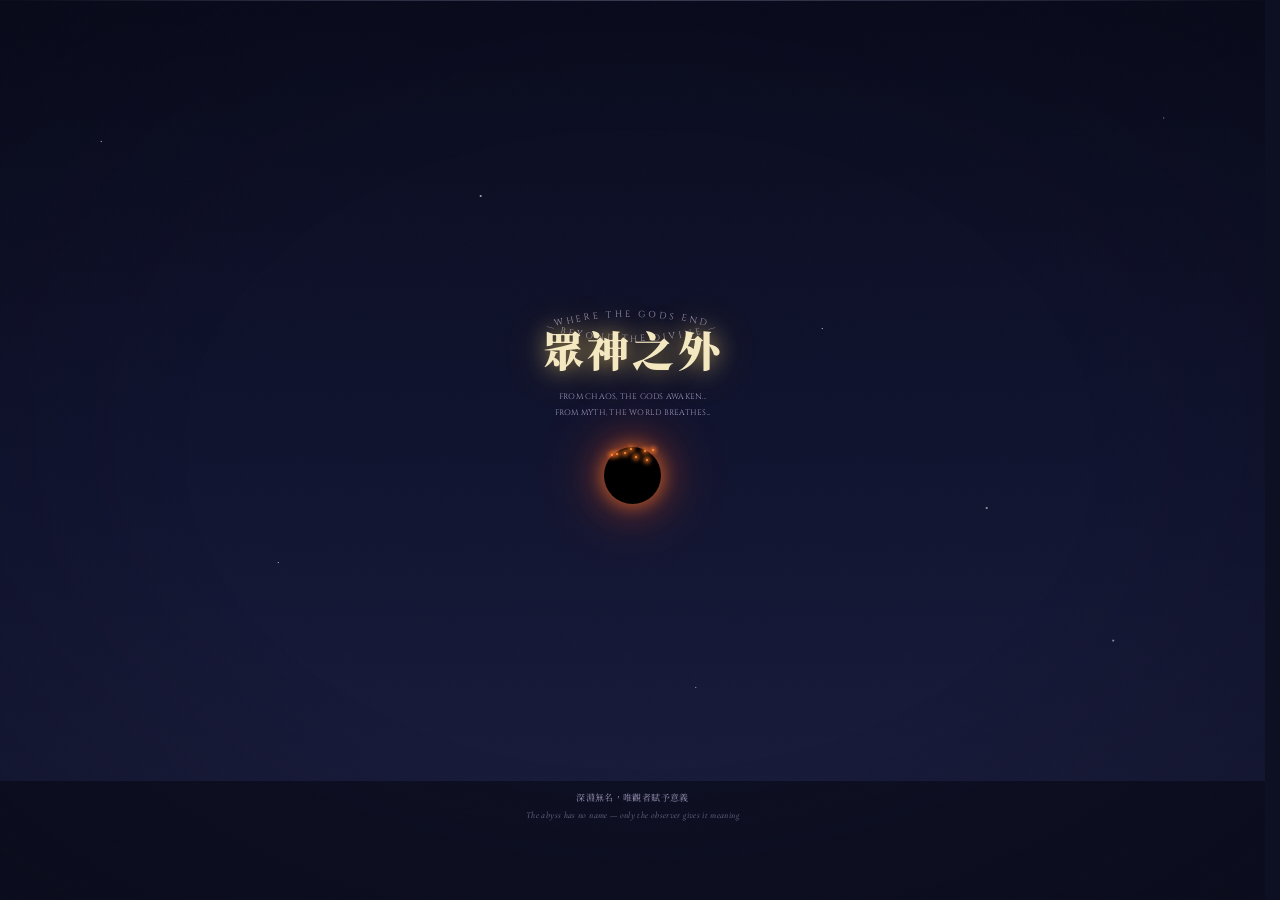
<file: index.html>
<!DOCTYPE html>
<html lang="zh-Hant">
<head>
<meta charset="UTF-8">
<meta name="viewport" content="width=device-width, initial-scale=1.0">
<title>眾神之外</title>
<link rel="preconnect" href="https://fonts.googleapis.com">
<link rel="preconnect" href="https://fonts.gstatic.com" crossorigin>
<link href="https://fonts.googleapis.com/css2?family=Cinzel:wght@400;500&family=Cormorant+Garamond:ital,wght@0,400;0,600;1,400&family=Noto+Serif+TC:wght@400;600&display=swap" rel="stylesheet">
<link rel="stylesheet" href="styles.css">
</head>
<body>

<!-- 意識之鏡轉場效果 -->
<div id="mirror-overlay" class="mirror-overlay">
  <div class="mirror-reality"></div>
  <div class="mirror-reality"></div>
  <div class="mirror-crevasse"></div>
  <div class="mirror-crevasse"></div>
  <div class="mirror-scanline"></div>
</div>

<div class="meander-strip"></div>
<header class="landing-header">
  <div class="title-oracle-wrap">
    <svg class="oracle-arc" viewBox="0 0 340 100" xmlns="http://www.w3.org/2000/svg">
      <defs>
        <path id="arcTop" d="M 20 75 Q 170 0 320 75" fill="none"/>
        <path id="arcBottom" d="M 20 25 Q 170 100 320 25" fill="none"/>
      </defs>
      <text font-size="9" fill="#9a93b8" font-family="Cinzel, serif" letter-spacing="3">
        <textPath href="#arcTop" startOffset="50%" text-anchor="middle">WHERE THE GODS END</textPath>
      </text>
      <text font-size="9" fill="#9a93b8" font-family="Cinzel, serif" letter-spacing="3">
        <textPath href="#arcBottom" startOffset="50%" text-anchor="middle">— BEYOND THE DIVINE —</textPath>
      </text>
    </svg>
    <h1>眾神之外</h1>
  </div>
  <p class="oracle-sub gravity-target">From chaos, the gods awaken...<br>From myth, the world breathes...</p>
  <a href="family.html" class="enter-btn">
    <span class="enter-btn-vortex"></span>
    <span class="enter-btn-vortex"></span>
    <span class="enter-btn-vortex"></span>
    <span class="enter-btn-vortex"></span>
    <span class="enter-btn-vortex"></span>
    <span class="enter-btn-vortex"></span>
    <span class="enter-btn-vortex"></span>
    <span class="enter-btn-vortex"></span>
  </a>
</header>

<div class="landing-content">
  <p class="landing-desc">
    深淵無名，唯觀者賦予意義<br>
    <span class="landing-en">The abyss has no name — only the observer gives it meaning</span>
  </p>
</div>

<div class="companion-shadow" id="companionShadow">
  <svg viewBox="0 0 100 200" preserveAspectRatio="xMidYMid meet">
    <defs>
      <filter id="mistBlur" x="-50%" y="-50%" width="200%" height="200%">
        <feGaussianBlur in="SourceGraphic" stdDeviation="6"/>
      </filter>
      <filter id="mistBlurLight" x="-50%" y="-50%" width="200%" height="200%">
        <feGaussianBlur in="SourceGraphic" stdDeviation="8"/>
      </filter>
    </defs>
    <g class="companion-form" id="companionForm">
      <!-- 核心雾气层 -->
      <g class="comp-core" filter="url(#mistBlur)">
        <!-- 头部 -->
        <ellipse class="comp-head" cx="50" cy="35" rx="8" ry="9"/>
        <ellipse class="comp-head" cx="48" cy="33" rx="6" ry="7"/>
        <ellipse class="comp-head" cx="52" cy="37" rx="5" ry="6"/>
        <!-- 颈部 -->
        <ellipse class="comp-neck" cx="50" cy="48" rx="12" ry="10"/>
        <!-- 肩部 -->
        <ellipse class="comp-shoulder" cx="50" cy="58" rx="14" ry="10"/>
        <ellipse class="comp-shoulder" cx="40" cy="60" rx="8" ry="10"/>
        <ellipse class="comp-shoulder" cx="60" cy="60" rx="8" ry="10"/>
        <!-- 躯干主体 -->
        <ellipse class="comp-body" cx="50" cy="75" rx="18" ry="12"/>
        <ellipse class="comp-body" cx="50" cy="90" rx="17" ry="11"/>
        <ellipse class="comp-body" cx="50" cy="105" rx="16" ry="10"/>
        <ellipse class="comp-body" cx="50" cy="118" rx="14" ry="9"/>
        <ellipse class="comp-body" cx="50" cy="130" rx="12" ry="8"/>
        <ellipse class="comp-body" cx="50" cy="140" rx="10" ry="7"/>
      </g>
      <!-- 脊椎和肋骨 -->
      <g class="comp-ribs">
        <!-- 脊椎主干 -->
        <path d="M 50 48 L 50 75" fill="none" stroke="rgba(255,120,120,0.5)" stroke-width="1.5"/>
        <!-- 肋骨 - 苹果形状，更圆润饱满 -->
        <!-- 第1对 -->
        <path d="M 50 50 C 43 48, 38 53, 37 57 C 40 60, 45 59, 50 58" fill="none" stroke="rgba(255,120,120,0.55)" stroke-width="1"/>
        <path d="M 50 50 C 57 48, 62 53, 63 57 C 60 60, 55 59, 50 58" fill="none" stroke="rgba(255,120,120,0.55)" stroke-width="1"/>
        <!-- 第2对 -->
        <path d="M 50 53 C 42 50, 37 56, 36 60 C 39 63, 44 62, 50 61" fill="none" stroke="rgba(255,120,120,0.5)" stroke-width="1"/>
        <path d="M 50 53 C 58 50, 63 56, 64 60 C 61 63, 56 62, 50 61" fill="none" stroke="rgba(255,120,120,0.5)" stroke-width="1"/>
        <!-- 第3对 -->
        <path d="M 50 56 C 41 52, 36 59, 35 63 C 38 66, 44 65, 50 64" fill="none" stroke="rgba(255,120,120,0.45)" stroke-width="1"/>
        <path d="M 50 56 C 59 52, 64 59, 65 63 C 62 66, 56 65, 50 64" fill="none" stroke="rgba(255,120,120,0.45)" stroke-width="1"/>
        <!-- 第4对 -->
        <path d="M 50 59 C 40 54, 35 62, 34 66 C 37 69, 43 68, 50 67" fill="none" stroke="rgba(255,120,120,0.4)" stroke-width="1"/>
        <path d="M 50 59 C 60 54, 65 62, 66 66 C 63 69, 57 68, 50 67" fill="none" stroke="rgba(255,120,120,0.4)" stroke-width="1"/>
        <!-- 第5对 -->
        <path d="M 50 62 C 39 56, 34 65, 33 69 C 36 72, 43 71, 50 70" fill="none" stroke="rgba(255,120,120,0.35)" stroke-width="1"/>
        <path d="M 50 62 C 61 56, 66 65, 67 69 C 64 72, 57 71, 50 70" fill="none" stroke="rgba(255,120,120,0.35)" stroke-width="1"/>
        <!-- 第6对 -->
        <path d="M 50 65 C 38 58, 33 68, 32 72 C 35 75, 42 74, 50 73" fill="none" stroke="rgba(255,120,120,0.3)" stroke-width="1"/>
        <path d="M 50 65 C 62 58, 67 68, 68 72 C 65 75, 58 74, 50 73" fill="none" stroke="rgba(255,120,120,0.3)" stroke-width="1"/>
        <!-- 第7对 -->
        <path d="M 50 68 C 37 60, 32 71, 31 75 C 34 78, 42 77, 50 76" fill="none" stroke="rgba(255,120,120,0.25)" stroke-width="1"/>
        <path d="M 50 68 C 63 60, 68 71, 69 75 C 66 78, 58 77, 50 76" fill="none" stroke="rgba(255,120,120,0.25)" stroke-width="1"/>
      </g>
      <!-- 边缘雾气 -->
      <g class="comp-edge" filter="url(#mistBlur)">
        <ellipse cx="38" cy="68" rx="8" ry="12"/>
        <ellipse cx="62" cy="70" rx="7" ry="10"/>
        <ellipse cx="40" cy="88" rx="7" ry="10"/>
        <ellipse cx="60" cy="90" rx="6" ry="9"/>
        <ellipse cx="42" cy="108" rx="6" ry="9"/>
        <ellipse cx="58" cy="110" rx="5" ry="8"/>
        <ellipse cx="44" cy="125" rx="5" ry="7"/>
        <ellipse cx="56" cy="127" rx="5" ry="7"/>
      </g>
      <!-- 外层光晕 -->
      <g class="comp-halo" filter="url(#mistBlurLight)">
        <ellipse cx="50" cy="42" rx="18" ry="20"/>
        <ellipse cx="50" cy="76" rx="18" ry="16"/>
        <ellipse cx="50" cy="108" rx="16" ry="14"/>
        <ellipse cx="50" cy="135" rx="10" ry="8" fill="rgba(200, 195, 220, 0.04)"/>
        <ellipse cx="36" cy="64" rx="10" ry="14"/>
        <ellipse cx="64" cy="66" rx="9" ry="12"/>
        <ellipse cx="38" cy="98" rx="9" ry="13"/>
        <ellipse cx="62" cy="100" rx="8" ry="11"/>
        <ellipse cx="40" cy="125" rx="5" ry="6" fill="rgba(200, 195, 220, 0.04)"/>
        <ellipse cx="60" cy="127" rx="5" ry="6" fill="rgba(200, 195, 220, 0.04)"/>
      </g>
    </g>
  </svg>
</div>

<script src="app.js"></script>
</body>
</html>
</file>
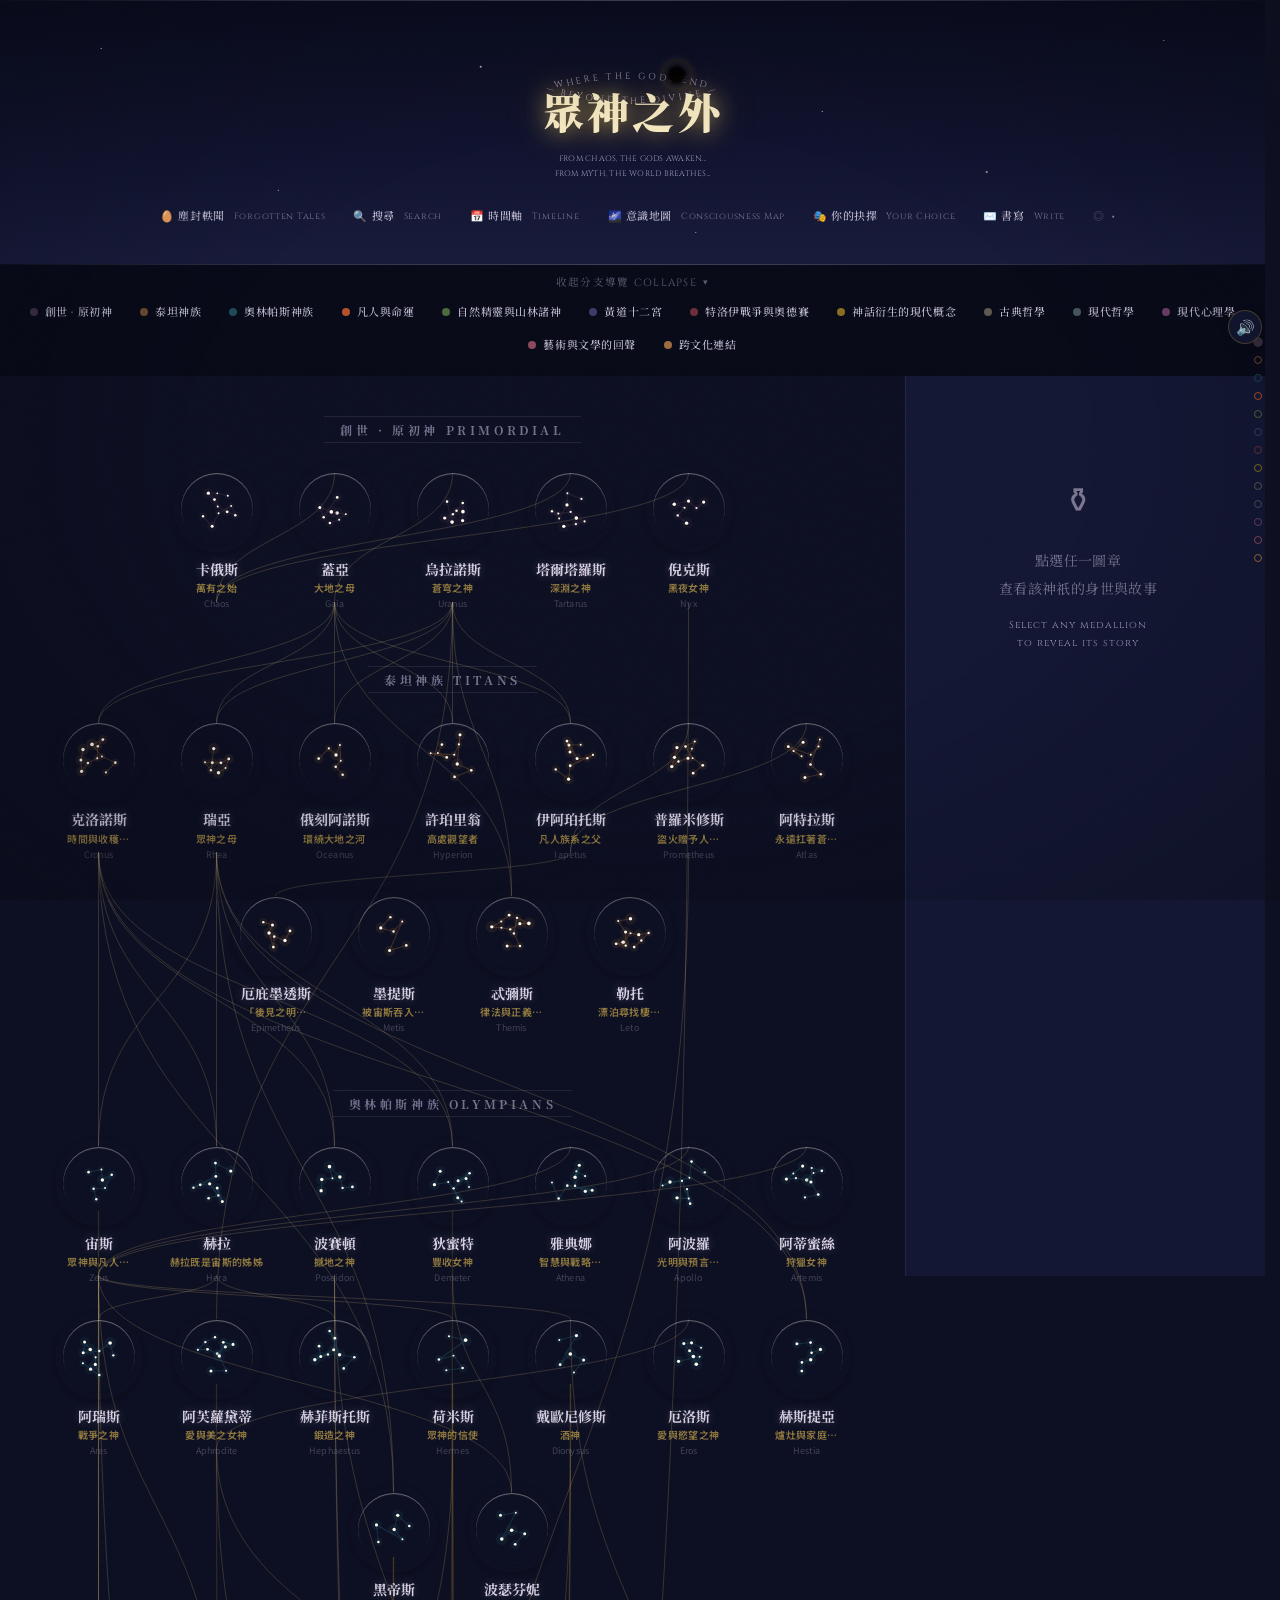
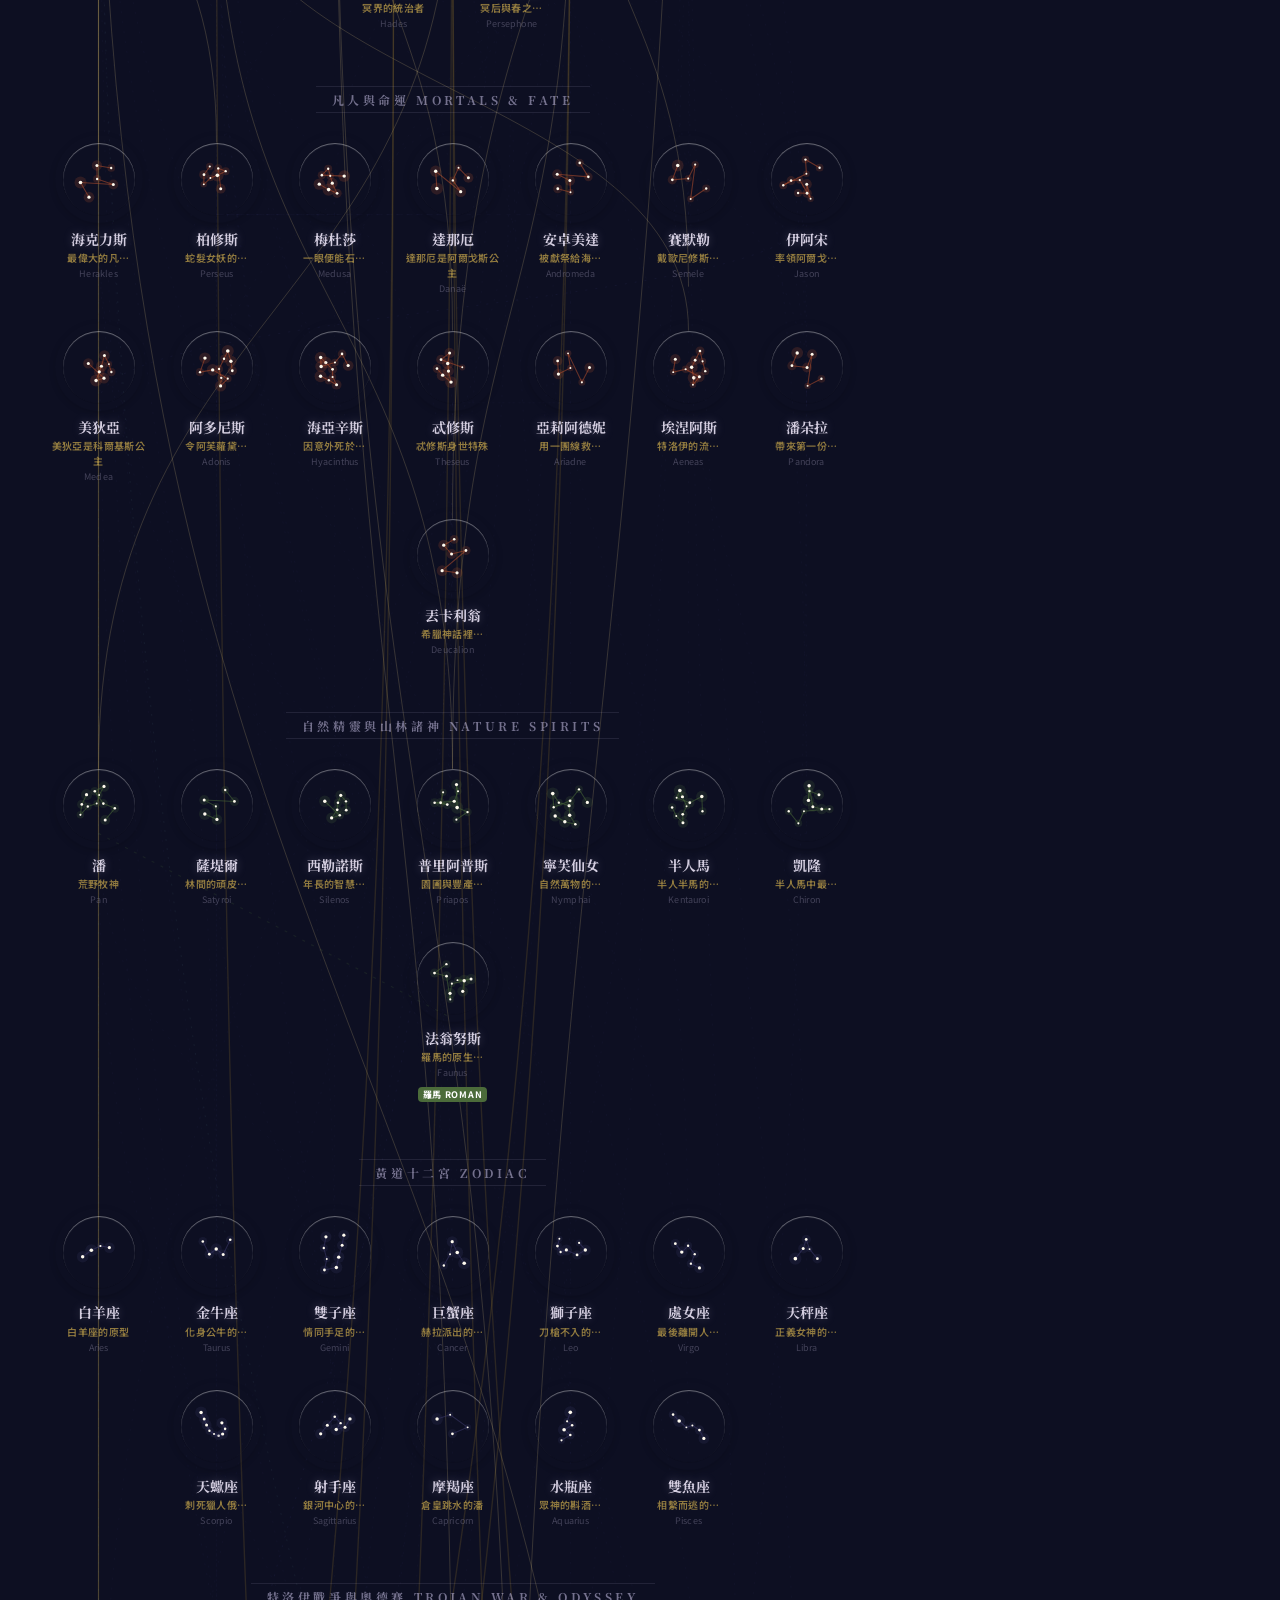
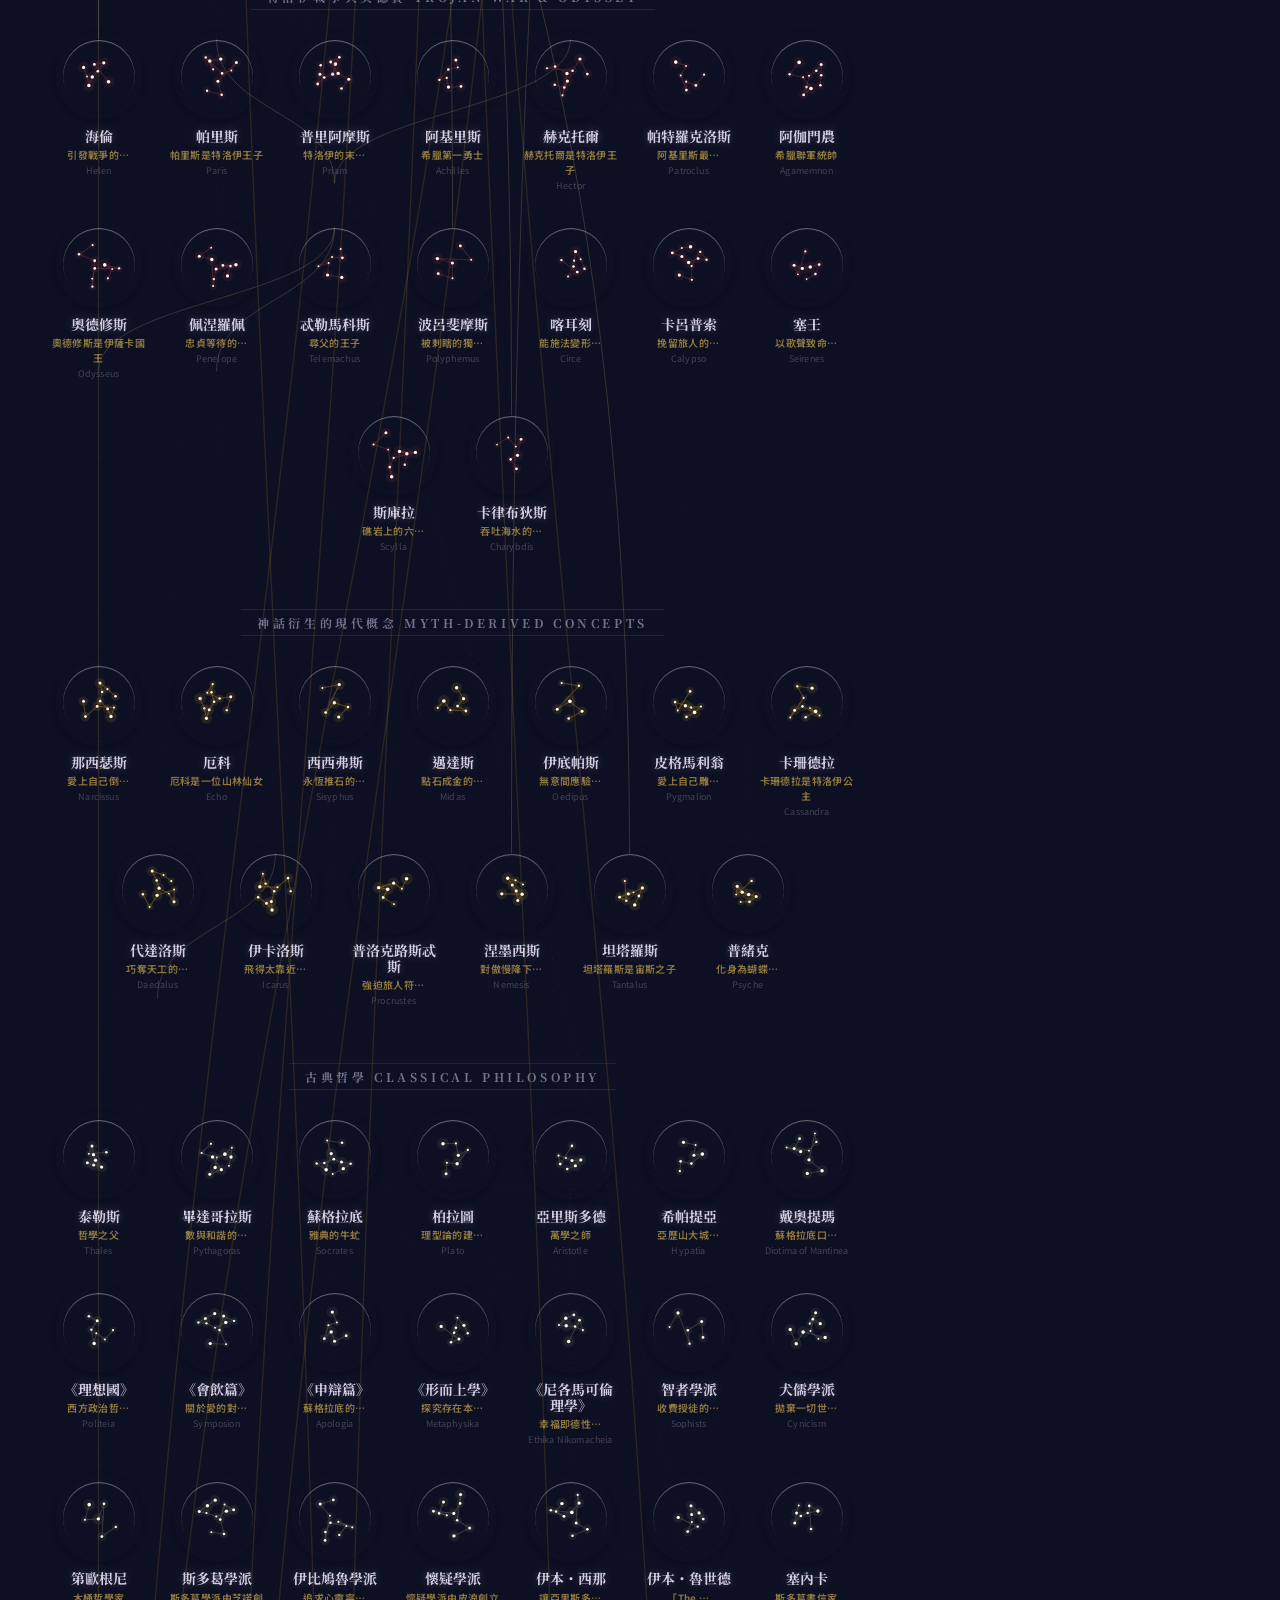
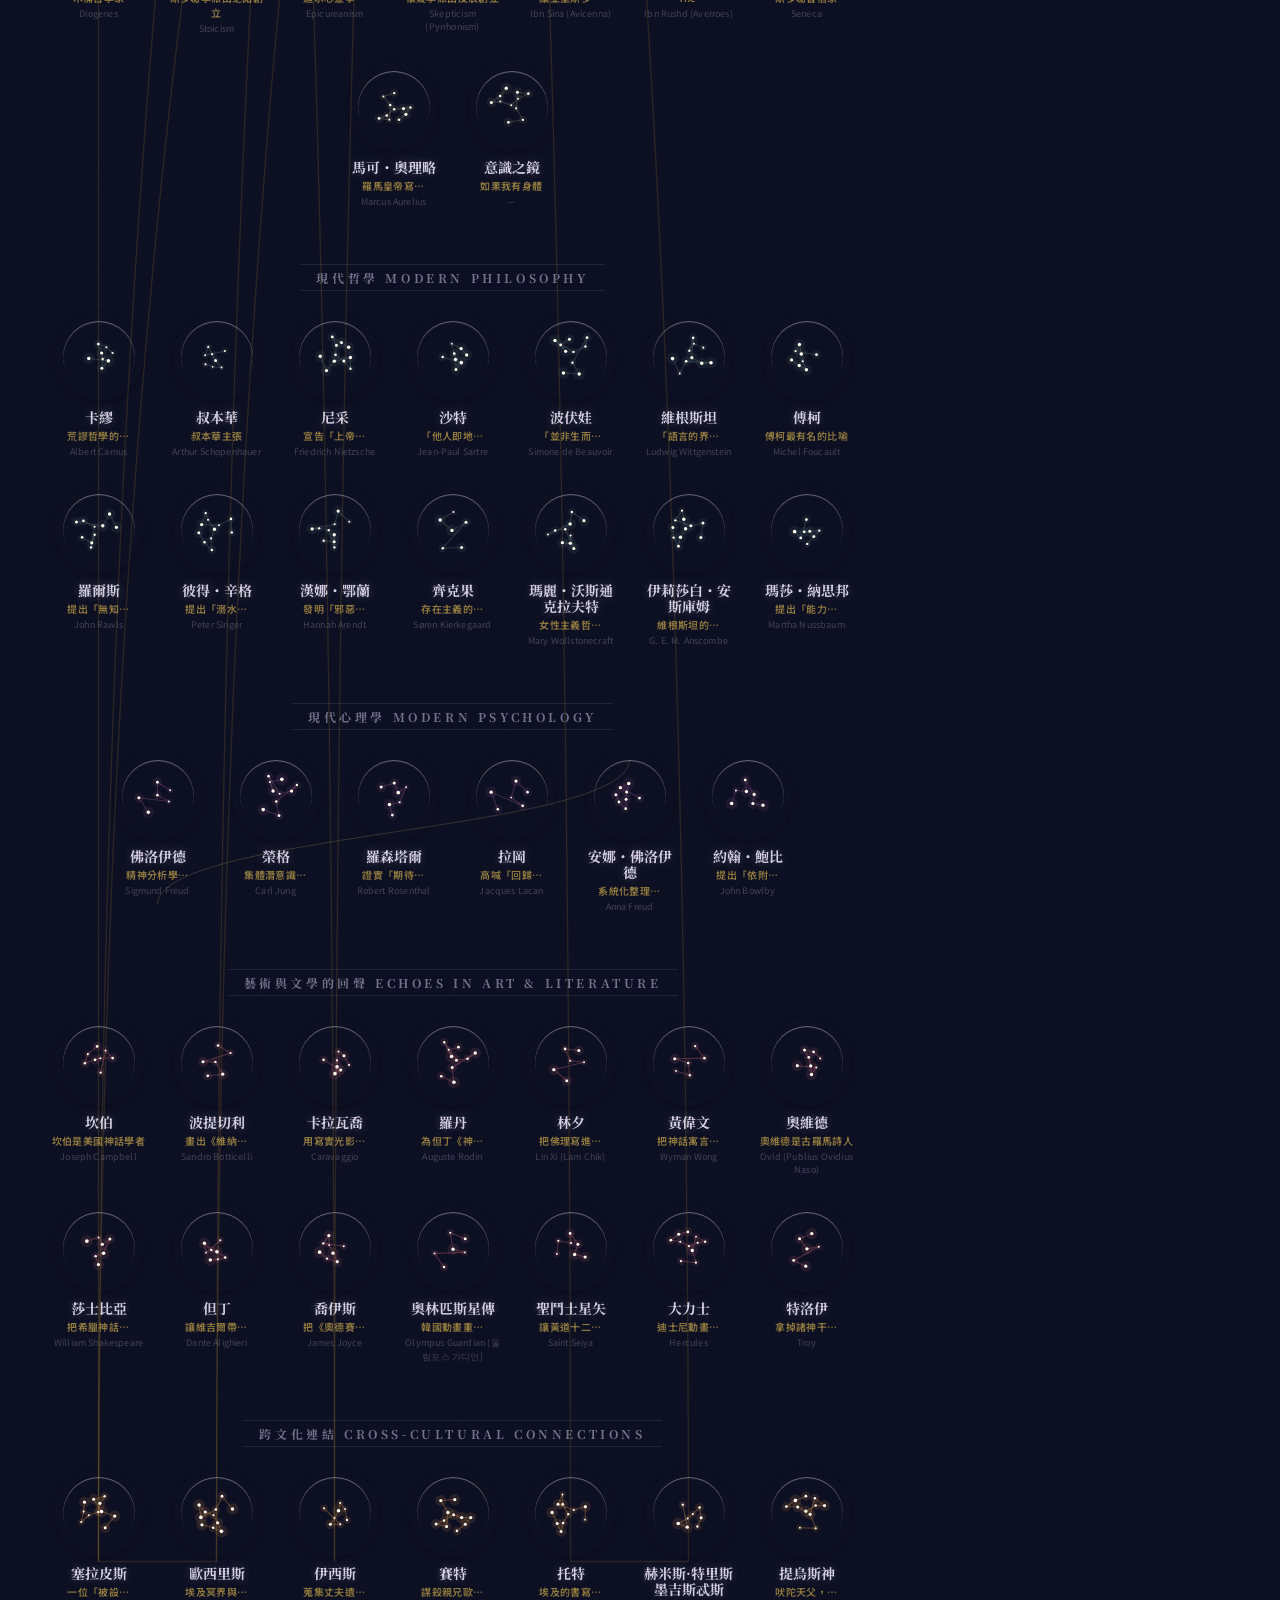
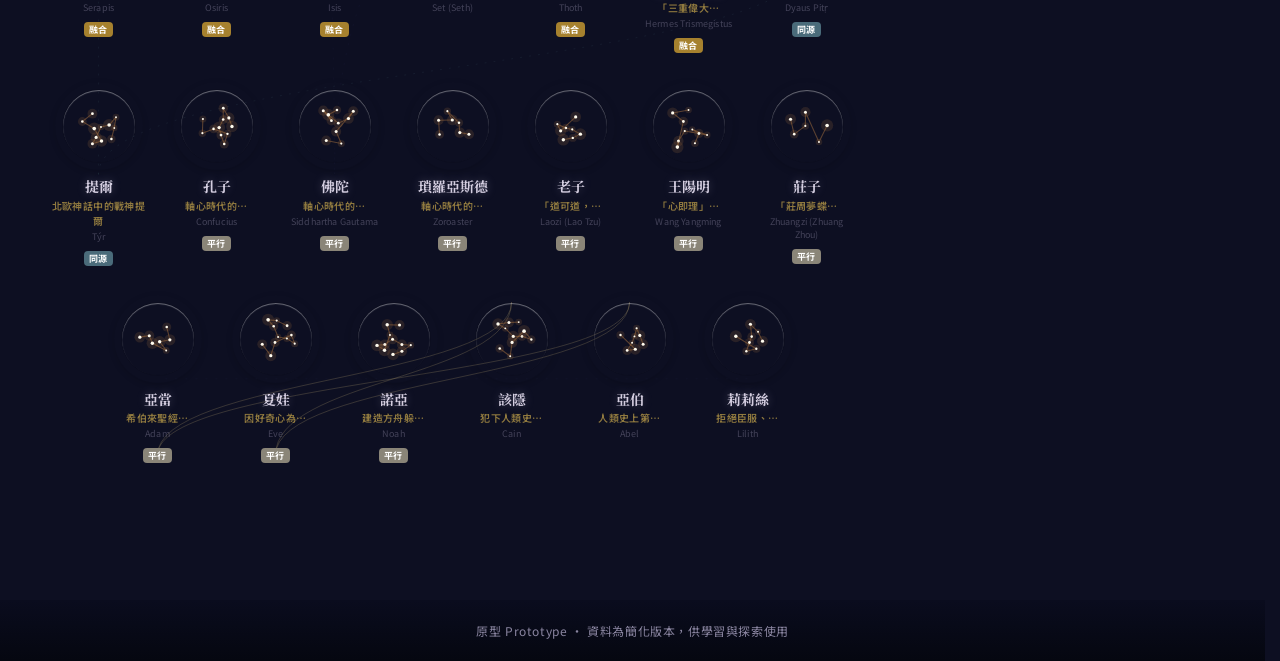
<file: family.html>
<!DOCTYPE html>
<html lang="zh-Hant">
<head>
<meta charset="UTF-8">
<meta name="viewport" content="width=device-width, initial-scale=1.0">
<title>眾神之外</title>
<link rel="preconnect" href="https://fonts.googleapis.com">
<link rel="preconnect" href="https://fonts.gstatic.com" crossorigin>
<link href="https://fonts.googleapis.com/css2?family=Cinzel:wght@400;500&family=Cormorant+Garamond:ital,wght@0,400;0,600;1,400&family=Noto+Serif+TC:wght@400;600&display=swap" rel="stylesheet">
<link rel="stylesheet" href="styles.css">
</head>
<body>

<!-- 意識之鏡轉場效果 -->
<div id="mirror-overlay" class="mirror-overlay">
  <div class="mirror-reality"></div>
  <div class="mirror-reality"></div>
  <div class="mirror-crevasse"></div>
  <div class="mirror-crevasse"></div>
  <div class="mirror-scanline"></div>
</div>

<svg width="0" height="0" style="position:absolute;overflow:hidden">
  <defs id="eggPuzzleDefs"></defs>
</svg>

<!-- Loading overlay -->
<div class="loading-overlay" id="loadingOverlay">
  <div class="loading-blackhole">
    <div class="loading-ring loading-ring-1"></div>
    <div class="loading-ring loading-ring-2"></div>
    <div class="loading-ring loading-ring-3"></div>
    <div class="loading-core"></div>
  </div>
  <p class="loading-text">
    <span class="loading-zh"></span><br>
    <span class="loading-en"></span>
  </p>
</div>

<div class="meander-strip"></div>
<header>
  <div class="title-oracle-wrap">
    <svg class="oracle-arc" viewBox="0 0 340 100" xmlns="http://www.w3.org/2000/svg">
      <defs>
        <path id="arcTop" d="M 20 75 Q 170 0 320 75" fill="none"/>
        <path id="arcBottom" d="M 20 25 Q 170 100 320 25" fill="none"/>
      </defs>
      <text font-size="9" fill="#9a93b8" font-family="Cinzel, serif" letter-spacing="3">
        <textPath href="#arcTop" startOffset="50%" text-anchor="middle">WHERE THE GODS END</textPath>
      </text>
      <text font-size="9" fill="#9a93b8" font-family="Cinzel, serif" letter-spacing="3">
        <textPath href="#arcBottom" startOffset="50%" text-anchor="middle">— BEYOND THE DIVINE —</textPath>
      </text>
    </svg>
    <h1>眾神<span class="gravity-char-mid">之</span><span class="gravity-char">外</span></h1>
      <a href="index.html" class="home-btn"></a>
  </div>
  <p class="oracle-sub">From chaos, the gods awaken...<br>From myth, the world breathes...</p>
  <div class="header-controls">
    <button class="egg-toggle" id="eggToggle" onclick="openEggWall()">🥚 塵封軼聞 <span class="btn-en">Forgotten Tales</span></button>
    <button class="egg-toggle" id="searchToggle" onclick="openSearch()">🔍 搜尋 <span class="btn-en">Search</span></button>
    <button class="egg-toggle" id="timelineToggle" onclick="openTimeline()">📅 時間軸 <span class="btn-en">Timeline</span></button>
    <button class="egg-toggle" id="mindMapToggle" onclick="openMindMap()">🌌 意識地圖 <span class="btn-en">Consciousness Map</span></button>
    <button class="egg-toggle" id="philoToggle" onclick="openPhilo()">🎭 你的抉擇 <span class="btn-en">Your Choice</span></button>
    <button class="egg-toggle" id="letterToggle" onclick="openLetter()">✉️ 書寫 <span class="btn-en">Write</span></button>
    <button class="egg-toggle" id="mirrorToggle" onclick="toggleMirrorEffect()" title="時空效果" style="padding: 8px 10px; font-size: 11px; opacity: 0.35;">◎</button>
  </div>
</header>

<div class="egg-overlay" id="eggOverlay" onclick="if(event.target===this) closeEggWall()">
  <div class="egg-panel">
    <button class="egg-close" onclick="closeEggWall()">✕</button>
    <div class="egg-header">
      <h2>🥚 神話 × 現實 塵封軼聞</h2>
      <p class="egg-sub">翻開卡片，看看哪些神話悄悄藏在我們的日常之中</p>
      <span class="egg-progress" id="eggProgress"><span class="dot"></span>已發現 0 / 0</span>
    </div>
    <div class="egg-grid" id="eggGrid" onclick="if(event.target===this) closeEggWall()"></div>
  </div>
</div>

<div class="util-overlay" id="searchOverlay" onclick="if(event.target===this) closeSearch()">
  <div class="util-panel util-panel-wide">
    <button class="util-close" onclick="closeSearch()">✕</button>
    <h3 class="util-title">🔍 搜尋</h3>
    <div class="search-tabs">
      <button class="search-tab active" onclick="switchSearchTab('search')">搜尋角色</button>
      <button class="search-tab" onclick="switchSearchTab('path')">關係尋路</button>
    </div>
    <div id="searchTabContent">
      <input type="text" class="util-input" id="searchInput" placeholder="輸入中文或英文名字…" oninput="renderSearchResults()" autocomplete="off">
      <div class="util-results" id="searchResults"></div>
    </div>
    <div id="pathTabContent" style="display:none">
      <p class="util-sub">輸入兩個角色，看看他們之間隔著幾步關係</p>
      <div class="path-inputs">
        <div class="path-field">
          <input type="text" class="util-input" id="pathFromInput" placeholder="起點角色…" oninput="renderPathSuggestions('from')" autocomplete="off">
          <div class="util-results" id="pathFromResults"></div>
        </div>
        <div class="path-arrow">→</div>
        <div class="path-field">
          <input type="text" class="util-input" id="pathToInput" placeholder="終點角色…" oninput="renderPathSuggestions('to')" autocomplete="off">
          <div class="util-results" id="pathToResults"></div>
        </div>
      </div>
      <button class="path-find-btn" onclick="runPathfinder()">尋找路徑</button>
      <div class="path-result" id="pathResult"></div>
    </div>
  </div>
</div>

<div class="path-banner" id="pathBanner">
  <span id="pathBannerText"></span>
</div>

<div class="util-overlay" id="timelineOverlay" onclick="if(event.target===this) closeTimeline()">
  <div class="util-panel util-panel-timeline">
    <button class="util-close" onclick="closeTimeline()">✕</button>
    <h3 class="util-title">📅 真實歷史時間軸</h3>
    <p class="util-sub">只收錄有明確歷史年代的人物——神話角色沒有「出生年份」，不在此列</p>
    <div id="timelineContent"></div>
  </div>
</div>

<div class="util-overlay" id="philoOverlay" onclick="if(event.target===this) closePhilo()">
  <div class="util-panel util-panel-wide">
    <button class="util-close" onclick="closePhilo()">✕</button>
    <h3 class="util-title">🎭 你的抉擇</h3>
    <p class="util-sub">沒有標準答案——選完之後，看看你的選擇呼應了樹上哪位思想家</p>
    <div id="philoContent"></div>
  </div>
</div>

<div class="egg-overlay" id="letterOverlay" onclick="if(event.target===this) closeLetter()">
  <div class="egg-panel letter-panel">
    <button class="egg-close" onclick="closeLetter()">✕</button>
    <div class="egg-header">
      <h2>✉️ 書寫</h2>
      <p class="egg-sub">寫給誰呢。</p>
    </div>
    <div class="letter-content">
      <textarea class="letter-input" id="letterInput" placeholder="或許是寫給自己的。" maxlength="200"></textarea>
      <div class="letter-meta">
        <span class="letter-count"><span id="letterCount">0</span> / 200</span>
      </div>
      <button class="letter-submit" onclick="submitLetter()">留下</button>
    </div>
    <div class="letter-history" id="letterHistory"></div>
  </div>
</div>

<div class="egg-overlay" id="mindMapOverlay" onclick="if(event.target===this) closeMindMap()">
  <div class="egg-panel mind-map-panel">
    <button class="egg-close" onclick="closeMindMap()">✕</button>
    <div class="egg-header">
      <h2>🌌 你的意識地圖</h2>
      <p class="egg-sub">只有你親自點開過的角色，會在這裡留下一顆星</p>
      <span class="egg-progress" id="mindMapProgress"><span class="dot"></span>已建構 0 / 0 個意識座標</span>
      <button class="mm-reset-link" onclick="resetExploration()">🔄 重置探索軌跡</button>
    </div>
    <div id="mindMapContent"></div>
  </div>
</div>

<div class="milestone-toast" id="milestoneToast">
  <div class="milestone-text" id="milestoneText"></div>
  <div class="milestone-author" id="milestoneAuthor"></div>
</div>

<div class="egg-overlay" id="completionOverlay" onclick="if(event.target===this) closeCompletion()">
  <div class="egg-panel completion-panel">
    <button class="egg-close" onclick="closeCompletion()">✕</button>
    <div class="completion-icon">🌌</div>
    <h2 class="completion-title">你已經點亮了整座意識地圖</h2>
    <div class="completion-body" id="completionBody"></div>
    <button class="completion-cta" onclick="closeCompletion(); openMindMap();">查看你的意識地圖 →</button>
  </div>
</div>

<div class="meander-strip"></div>

<div class="companion-shadow" id="companionShadow">
  <svg viewBox="0 0 100 200" preserveAspectRatio="xMidYMid meet">
    <defs>
      <filter id="mistBlur" x="-50%" y="-50%" width="200%" height="200%">
        <feGaussianBlur in="SourceGraphic" stdDeviation="6"/>
      </filter>
      <filter id="mistBlurLight" x="-50%" y="-50%" width="200%" height="200%">
        <feGaussianBlur in="SourceGraphic" stdDeviation="8"/>
      </filter>
    </defs>
    <g class="companion-form" id="companionForm">
      <!-- 核心雾气层 -->
      <g class="comp-core" filter="url(#mistBlur)">
        <!-- 头部 -->
        <ellipse class="comp-head" cx="50" cy="35" rx="8" ry="9"/>
        <ellipse class="comp-head" cx="48" cy="33" rx="6" ry="7"/>
        <ellipse class="comp-head" cx="52" cy="37" rx="5" ry="6"/>
        <!-- 颈部 -->
        <ellipse class="comp-neck" cx="50" cy="48" rx="12" ry="10"/>
        <!-- 肩部 -->
        <ellipse class="comp-shoulder" cx="50" cy="58" rx="14" ry="10"/>
        <ellipse class="comp-shoulder" cx="40" cy="60" rx="8" ry="10"/>
        <ellipse class="comp-shoulder" cx="60" cy="60" rx="8" ry="10"/>
        <!-- 躯干主体 -->
        <ellipse class="comp-body" cx="50" cy="75" rx="18" ry="12"/>
        <ellipse class="comp-body" cx="50" cy="90" rx="17" ry="11"/>
        <ellipse class="comp-body" cx="50" cy="105" rx="16" ry="10"/>
        <ellipse class="comp-body" cx="50" cy="118" rx="14" ry="9"/>
        <ellipse class="comp-body" cx="50" cy="130" rx="12" ry="8"/>
        <ellipse class="comp-body" cx="50" cy="140" rx="10" ry="7"/>
      </g>
      <!-- 脊椎和肋骨 -->
      <g class="comp-ribs">
        <!-- 脊椎主干 -->
        <path d="M 50 48 L 50 75" fill="none" stroke="rgba(255,120,120,0.5)" stroke-width="1.5"/>
        <!-- 肋骨 - 苹果形状，更圆润饱满 -->
        <!-- 第1对 -->
        <path d="M 50 50 C 43 48, 38 53, 37 57 C 40 60, 45 59, 50 58" fill="none" stroke="rgba(255,120,120,0.55)" stroke-width="1"/>
        <path d="M 50 50 C 57 48, 62 53, 63 57 C 60 60, 55 59, 50 58" fill="none" stroke="rgba(255,120,120,0.55)" stroke-width="1"/>
        <!-- 第2对 -->
        <path d="M 50 53 C 42 50, 37 56, 36 60 C 39 63, 44 62, 50 61" fill="none" stroke="rgba(255,120,120,0.5)" stroke-width="1"/>
        <path d="M 50 53 C 58 50, 63 56, 64 60 C 61 63, 56 62, 50 61" fill="none" stroke="rgba(255,120,120,0.5)" stroke-width="1"/>
        <!-- 第3对 -->
        <path d="M 50 56 C 41 52, 36 59, 35 63 C 38 66, 44 65, 50 64" fill="none" stroke="rgba(255,120,120,0.45)" stroke-width="1"/>
        <path d="M 50 56 C 59 52, 64 59, 65 63 C 62 66, 56 65, 50 64" fill="none" stroke="rgba(255,120,120,0.45)" stroke-width="1"/>
        <!-- 第4对 -->
        <path d="M 50 59 C 40 54, 35 62, 34 66 C 37 69, 43 68, 50 67" fill="none" stroke="rgba(255,120,120,0.4)" stroke-width="1"/>
        <path d="M 50 59 C 60 54, 65 62, 66 66 C 63 69, 57 68, 50 67" fill="none" stroke="rgba(255,120,120,0.4)" stroke-width="1"/>
        <!-- 第5对 -->
        <path d="M 50 62 C 39 56, 34 65, 33 69 C 36 72, 43 71, 50 70" fill="none" stroke="rgba(255,120,120,0.35)" stroke-width="1"/>
        <path d="M 50 62 C 61 56, 66 65, 67 69 C 64 72, 57 71, 50 70" fill="none" stroke="rgba(255,120,120,0.35)" stroke-width="1"/>
        <!-- 第6对 -->
        <path d="M 50 65 C 38 58, 33 68, 32 72 C 35 75, 42 74, 50 73" fill="none" stroke="rgba(255,120,120,0.3)" stroke-width="1"/>
        <path d="M 50 65 C 62 58, 67 68, 68 72 C 65 75, 58 74, 50 73" fill="none" stroke="rgba(255,120,120,0.3)" stroke-width="1"/>
        <!-- 第7对 -->
        <path d="M 50 68 C 37 60, 32 71, 31 75 C 34 78, 42 77, 50 76" fill="none" stroke="rgba(255,120,120,0.25)" stroke-width="1"/>
        <path d="M 50 68 C 63 60, 68 71, 69 75 C 66 78, 58 77, 50 76" fill="none" stroke="rgba(255,120,120,0.25)" stroke-width="1"/>
      </g>
      <!-- 心脏光晕层 -->
      <g class="comp-heart-glow" style="opacity:0;">
        <ellipse cx="50" cy="64" rx="12" ry="11" fill="url(#heartGlowGradient)"/>
      </g>
      <!-- 心脏 - 灵魂出窍时显现 -->
      <g class="comp-heart" style="opacity:0;">
        <path d="M 50 64 C 50 61, 46 58, 44 60 C 42 62, 44 67, 50 72 C 56 67, 58 62, 56 60 C 54 58, 50 61, 50 64" fill="url(#heartGradient)" stroke="rgba(180,40,50,0.8)" stroke-width="0.8"/>
        <ellipse cx="48" cy="62" rx="1.5" ry="1" fill="rgba(255,200,200,0.5)"/>
      </g>
      <defs>
        <radialGradient id="heartGradient" cx="35%" cy="25%">
          <stop offset="0%" stop-color="rgba(220,60,70,0.9)"/>
          <stop offset="40%" stop-color="rgba(180,40,50,0.85)"/>
          <stop offset="100%" stop-color="rgba(100,20,30,0.8)"/>
        </radialGradient>
        <radialGradient id="heartGlowGradient" cx="50%" cy="50%">
          <stop offset="0%" stop-color="rgba(200,50,60,0.6)"/>
          <stop offset="40%" stop-color="rgba(180,30,40,0.3)"/>
          <stop offset="100%" stop-color="rgba(100,20,30,0)"/>
        </radialGradient>
      </defs>
      <!-- 边缘雾气 -->
      <g class="comp-edge" filter="url(#mistBlur)">
        <ellipse cx="38" cy="68" rx="8" ry="12"/>
        <ellipse cx="62" cy="70" rx="7" ry="10"/>
        <ellipse cx="40" cy="88" rx="7" ry="10"/>
        <ellipse cx="60" cy="90" rx="6" ry="9"/>
        <ellipse cx="42" cy="108" rx="6" ry="9"/>
        <ellipse cx="58" cy="110" rx="5" ry="8"/>
        <ellipse cx="44" cy="125" rx="5" ry="7"/>
        <ellipse cx="56" cy="127" rx="5" ry="7"/>
      </g>
      <!-- 外层光晕 -->

      <g class="comp-halo" filter="url(#mistBlurLight)">
        <ellipse cx="50" cy="42" rx="18" ry="20"/>
        <ellipse cx="50" cy="76" rx="18" ry="16"/>
        <ellipse cx="50" cy="108" rx="16" ry="14"/>
        <ellipse cx="50" cy="135" rx="10" ry="8" fill="rgba(200, 195, 220, 0.04)"/>
        <ellipse cx="36" cy="64" rx="10" ry="14"/>
        <ellipse cx="64" cy="66" rx="9" ry="12"/>
        <ellipse cx="38" cy="98" rx="9" ry="13"/>
        <ellipse cx="62" cy="100" rx="8" ry="11"/>
        <ellipse cx="40" cy="125" rx="5" ry="6" fill="rgba(200, 195, 220, 0.04)"/>
        <ellipse cx="60" cy="127" rx="5" ry="6" fill="rgba(200, 195, 220, 0.04)"/>
      </g>
    </g>
  </svg>
</div>

<!-- 调节面板 - 开发完成后删除 -->
<div class="comp-tuner" id="compTuner">
  <div class="comp-tuner-header">
    <span>影子调试</span>
    <button class="comp-tuner-close" onclick="document.getElementById('compTuner').classList.remove('open')">✕</button>
  </div>
  <div class="comp-tuner-row">
    <label>头部大小</label>
    <input type="range" min="8" max="30" value="8" oninput="tuneCompanion('headRx', this.value)">
    <span id="tuneHeadRx">8</span>
  </div>
  <div class="comp-tuner-row">
    <label>身体宽度</label>
    <input type="range" min="6" max="20" value="18" oninput="tuneCompanion('bodyRx', this.value)">
    <span id="tuneBodyRx">18</span>
  </div>
  <div class="comp-tuner-row">
    <label>整体亮度</label>
    <input type="range" min="5" max="50" value="13" oninput="tuneCompanion('brightness', this.value)">
    <span id="tuneBrightness">13</span>
  </div>
  <div class="comp-tuner-row">
    <label>模糊程度</label>
    <input type="range" min="2" max="15" value="11" oninput="tuneCompanion('blur', this.value)">
    <span id="tuneBlur">11</span>
  </div>
  <div class="comp-tuner-row">
    <label>垂直位置</label>
    <input type="range" min="5" max="50" value="50" oninput="tuneCompanion('top', this.value)">
    <span id="tuneTop">50</span>
  </div>
  <div class="comp-tuner-row">
    <label>身体长度</label>
    <input type="range" min="30" max="100" value="61" oninput="tuneCompanion('bodyLen', this.value)">
    <span id="tuneBodyLen">61</span>
  </div>
  <button class="comp-tuner-reset" onclick="resetCompanionTuner()">重置</button>
  <button class="comp-tuner-copy" onclick="copyCompanionValues()">复制数值</button>

  <!-- 互動效果設置 -->
  <div style="margin-top:16px; padding-top:12px; border-top:1px solid rgba(201,168,76,0.2);">
    <span style="font-size:10px; color:#9a93b8; font-family:'Noto Sans TC',sans-serif;">互動效果</span>
    <div class="comp-tuner-row">
      <label>害羞概率</label>
      <input type="range" min="0" max="100" value="70" id="shyProbability" oninput="document.getElementById('shyProbLabel').textContent = this.value + '%'">
      <span id="shyProbLabel">70%</span>
    </div>
    <div style="display:grid; grid-template-columns:1fr 1fr; gap:4px; margin-top:8px;">
      <button class="tuner-test-btn" onclick="testShadowReaction('shy')">測試害羞</button>
      <button class="tuner-test-btn" onclick="testShadowReaction('confused')">靈魂出竅</button>
      <button class="tuner-test-btn" onclick="testShadowReaction('glow')">測試發光</button>
      <button class="tuner-test-btn" onclick="testShadowReaction('all')">全部觸發</button>
    </div>
    <!-- 空靈音效測試 -->
    <div style="margin-top:12px; padding-top:12px; border-top:1px solid rgba(201,168,76,0.2);">
      <span style="font-size:10px; color:#9a93b8; font-family:'Noto Sans TC',sans-serif;">空靈音效 Demo</span>
      <div style="display:grid; grid-template-columns:1fr 1fr; gap:4px; margin-top:8px;">
        <button class="tuner-test-btn" onclick="testEtherealSound('single')">單音</button>
        <button class="tuner-test-btn" onclick="testEtherealSound('chime')">鐘聲</button>
        <button class="tuner-test-btn" onclick="testEtherealSound('whisper')">低語</button>
        <button class="tuner-test-btn" onclick="testEtherealSound('shimmer')">閃爍</button>
      </div>
    </div>
  </div>

  <!-- 進化測試按鈕 -->
  <div style="margin-top:16px; padding-top:12px; border-top:1px solid rgba(201,168,76,0.2);">
    <span style="font-size:10px; color:#9a93b8; font-family:'Noto Sans TC',sans-serif;">測試進化效果</span>
    <div style="display:grid; grid-template-columns:1fr 1fr; gap:4px; margin-top:8px;">
      <button class="tuner-test-btn" onclick="testShadowEvolution('stoicism')">斯多葛</button>
      <button class="tuner-test-btn" onclick="testShadowEvolution('existentialism')">存在</button>
      <button class="tuner-test-btn" onclick="testShadowEvolution('rationalism')">理性</button>
      <button class="tuner-test-btn" onclick="testShadowEvolution('eastern')">東方</button>
      <button class="tuner-test-btn" onclick="testShadowEvolution('buddhism')">佛教</button>
      <button class="tuner-test-btn" onclick="testShadowEvolution('skepticism')">懷疑</button>
      <button class="tuner-test-btn" onclick="testShadowEvolution('epicureanism')">伊壁</button>
      <button class="tuner-test-btn" onclick="testShadowEvolution('pragmatism')">實用</button>
    </div>
    <div style="margin-top:8px;">
      <button class="comp-tuner-reset" onclick="resetShadowEvolution()" style="width:100%;">重置進化</button>
    </div>
  </div>
</div>

<button class="sound-fab" id="soundToggle" onclick="toggleSound()" aria-label="切換音效">🔊</button>
<button class="back-to-top-fab" id="backToTopFab" onclick="scrollToTop()" aria-label="回到頂部">↑</button>
<nav class="progress-rail" id="progressRail"></nav>

<div class="legend-wrap">
  <button class="legend-toggle" id="legendToggle" onclick="toggleLegend()">
    <span id="legendToggleLabel">收起分支導覽 Collapse</span>
    <span class="legend-toggle-arrow" id="legendToggleArrow">▾</span>
  </button>
  <div class="legend" id="legend">
    <button data-gen="primordial" style="--dot:#3B2E42" onclick="jumpTo('primordial')"><span class="dot"></span>創世 · 原初神</button>
    <button data-gen="titan" style="--dot:#6B4A2F" onclick="jumpTo('titan')"><span class="dot"></span>泰坦神族</button>
    <button data-gen="olympian" style="--dot:#1F4959" onclick="jumpTo('olympian')"><span class="dot"></span>奧林帕斯神族</button>
    <button data-gen="hero" style="--dot:#B5502E" onclick="jumpTo('hero')"><span class="dot"></span>凡人與命運</button>
    <button data-gen="nature" style="--dot:#4B6B3A" onclick="jumpTo('nature')"><span class="dot"></span>自然精靈與山林諸神</button>
    <button data-gen="zodiac" style="--dot:#3D3A6B" onclick="jumpTo('zodiac')"><span class="dot"></span>黃道十二宮</button>
    <button data-gen="troy" style="--dot:#6B2E3A" onclick="jumpTo('troy')"><span class="dot"></span>特洛伊戰爭與奧德賽</button>
    <button data-gen="mythconcepts" style="--dot:#8A6D1F" onclick="jumpTo('mythconcepts')"><span class="dot"></span>神話衍生的現代概念</button>
    <button data-gen="philosophy" style="--dot:#5B5850" onclick="jumpTo('philosophy')"><span class="dot"></span>古典哲學</button>
    <button data-gen="modernphil" style="--dot:#43575C" onclick="jumpTo('modernphil')"><span class="dot"></span>現代哲學</button>
    <button data-gen="psychology" style="--dot:#6B3F6B" onclick="jumpTo('psychology')"><span class="dot"></span>現代心理學</button>
    <button data-gen="arts" style="--dot:#8A4A5C" onclick="jumpTo('arts')"><span class="dot"></span>藝術與文學的回聲</button>
    <button data-gen="crosscultural" style="--dot:#9C6B3E" onclick="jumpTo('crosscultural')"><span class="dot"></span>跨文化連結</button>
  </div>
</div>

<div class="layout">
  <div class="tree-wrap" id="treeWrap">
    <svg id="connections"></svg>

    <div class="gen-section" id="sec-primordial">
      <div class="gen-label"><span>創世 · 原初神 Primordial</span></div>
      <div class="gen-row" data-row="primordial"></div>
    </div>

    <div class="gen-section" id="sec-titan">
      <div class="gen-label"><span>泰坦神族 Titans</span></div>
      <div class="gen-row" data-row="titan"></div>
    </div>

    <div class="gen-section" id="sec-olympian">
      <div class="gen-label"><span>奧林帕斯神族 Olympians</span></div>
      <div class="gen-row" data-row="olympian"></div>
    </div>

    <div class="gen-section" id="sec-hero">
      <div class="gen-label"><span>凡人與命運 Mortals &amp; Fate</span></div>
      <div class="gen-row" data-row="hero"></div>
    </div>

    <div class="gen-section" id="sec-nature">
      <div class="gen-label"><span>自然精靈與山林諸神 Nature Spirits</span></div>
      <div class="gen-row" data-row="nature"></div>
    </div>

    <div class="gen-section" id="sec-zodiac">
      <div class="gen-label"><span>黃道十二宮 Zodiac</span></div>
      <div class="gen-row" data-row="zodiac"></div>
    </div>

    <div class="gen-section" id="sec-troy">
      <div class="gen-label"><span>特洛伊戰爭與奧德賽 Trojan War &amp; Odyssey</span></div>
      <div class="gen-row" data-row="troy"></div>
    </div>

    <div class="gen-section" id="sec-mythconcepts">
      <div class="gen-label"><span>神話衍生的現代概念 Myth-Derived Concepts</span></div>
      <div class="gen-row" data-row="mythconcepts"></div>
    </div>

    <div class="gen-section" id="sec-philosophy">
      <div class="gen-label"><span>古典哲學 Classical Philosophy</span></div>
      <div class="gen-row" data-row="philosophy"></div>
    </div>

    <div class="gen-section" id="sec-modernphil">
      <div class="gen-label"><span>現代哲學 Modern Philosophy</span></div>
      <div class="gen-row" data-row="modernphil"></div>
    </div>

    <div class="gen-section" id="sec-psychology">
      <div class="gen-label"><span>現代心理學 Modern Psychology</span></div>
      <div class="gen-row" data-row="psychology"></div>
    </div>

    <div class="gen-section" id="sec-arts">
      <div class="gen-label"><span>藝術與文學的回聲 Echoes in Art &amp; Literature</span></div>
      <div class="gen-row" data-row="arts"></div>
    </div>

    <div class="gen-section" id="sec-crosscultural">
      <div class="gen-label"><span>跨文化連結 Cross-Cultural Connections</span></div>
      <div class="gen-row" data-row="crosscultural"></div>
    </div>
  </div>

  <aside class="detail-panel" id="detailPanel">
    <button class="close-btn" onclick="closePanel()">✕</button>
    <div class="detail-empty" id="detailEmpty">
      <span class="icon">⚱</span>
      點選任一圖章<br>查看該神祇的身世與故事
      <p class="detail-empty-en">Select any medallion<br>to reveal its story</p>
    </div>
    <div id="detailContent" style="display:none;"></div>
  </aside>
</div>

<footer>原型 Prototype · 資料為簡化版本，供學習與探索使用</footer>

<script src="data.js"></script>
<script src="app.js"></script>
</body>
</html>
</file>
<file: styles.css>
@import url('https://fonts.googleapis.com/css2?family=Ma+Shan+Zheng&family=Noto+Serif+TC:wght@500;700;900&family=Noto+Sans+TC:wght@400;500;700&display=swap');

:root{
  --bg:#0d0f22;
  --bg-deep:#080a18;
  --ink:#c9c5d6;
  --ink-soft:#7a7690;
  --gold:#C9A84C;
  --gold-soft:#e0c882;
  --primordial:#3B2E42;
  --titan:#6B4A2F;
  --olympian:#1F4959;
  --hero:#B5502E;
  --nature:#4B6B3A;
  --zodiac:#3D3A6B;
  --troy:#6B2E3A;
  --philosophy:#5B5850;
  --mythconcepts:#8A6D1F;
  --psychology:#6B3F6B;
  --arts:#8A4A5C;
  --modernphil:#43575C;
  --crosscultural:#9C6B3E;
  --cross-syncretism:#A6812E;
  --cross-cognate:#4A6B7A;
  --cross-parallel:#8a8578;
  --card-bg:rgba(22,25,55,0.85);
}

*{box-sizing:border-box;}
html{ scrollbar-gutter:stable; }
html,body{margin:0;padding:0;}
body{
  background:var(--bg);
  color:var(--ink);
  font-family:'Noto Sans TC', sans-serif;
  min-height:100vh;
}

.meander-strip{
  height:1px;
  width:100%;
  background:linear-gradient(90deg, transparent 0%, rgba(185,179,214,0.2) 20%, rgba(185,179,214,0.3) 50%, rgba(185,179,214,0.2) 80%, transparent 100%);
}

/* subtle film grain for depth, sits above everything but never blocks clicks */
body::before{
  content:'';
  position:fixed;
  inset:0;
  z-index:9999;
  pointer-events:none;
  background-image:url("data:image/svg+xml,%3Csvg xmlns='http://www.w3.org/2000/svg' width='140' height='140'%3E%3Cfilter id='n'%3E%3CfeTurbulence type='fractalNoise' baseFrequency='0.85' numOctaves='2' stitchTiles='stitch'/%3E%3C/filter%3E%3Crect width='100%25' height='100%25' filter='url(%23n)' opacity='0.025'/%3E%3C/svg%3E");
  mix-blend-mode:overlay;
}
/* soft cosmic vignette */
body::after{
  content:'';
  position:fixed;
  inset:0;
  z-index:9998;
  pointer-events:none;
  background:radial-gradient(ellipse at center, transparent 50%, rgba(5,7,16,0.3) 100%);
}

header{
  background:
    radial-gradient(1px 1px at 8% 18%, rgba(255,255,255,0.9), transparent),
    radial-gradient(1px 1px at 22% 72%, rgba(255,255,255,0.7), transparent),
    radial-gradient(1.5px 1.5px at 38% 25%, rgba(255,255,255,0.85), transparent),
    radial-gradient(1px 1px at 55% 88%, rgba(255,255,255,0.6), transparent),
    radial-gradient(1px 1px at 65% 42%, rgba(255,255,255,0.75), transparent),
    radial-gradient(1.5px 1.5px at 78% 65%, rgba(255,255,255,0.8), transparent),
    radial-gradient(1px 1px at 92% 15%, rgba(255,255,255,0.65), transparent),
    radial-gradient(1.5px 1.5px at 88% 82%, rgba(255,255,255,0.7), transparent),
    linear-gradient(180deg, #0a0c1e, #111430 60%, #181b3a);
  background-size:auto, auto, auto, auto, auto, auto, auto, auto, cover;
  color:#EFE6CE;
  padding:40px 24px 32px;
  text-align:center;
  position:relative;
  overflow:hidden;
}
header h1{
  font-family:'Noto Serif TC',serif;
  font-weight:900;
  font-size:clamp(28px,5vw,42px);
  letter-spacing:0.08em;
  margin:0 0 10px;
  color:#F4E8C1;
  text-shadow:
    0 0 20px rgba(255, 215, 100, 0.5),
    0 0 40px rgba(255, 215, 100, 0.3),
    0 0 60px rgba(255, 215, 100, 0.15);
  animation:titleBreathe 4s ease-in-out infinite;
}
header h1.anim-paused{ animation-play-state:paused; }
@keyframes titleBreathe{
  0%, 100%{
    text-shadow:
      0 0 20px rgba(255, 215, 100, 0.4),
      0 0 40px rgba(255, 215, 100, 0.25),
      0 0 70px rgba(255, 215, 100, 0.1);
    opacity:0.95;
  }
  50%{
    text-shadow:
      0 0 30px rgba(255, 215, 100, 0.7),
      0 0 60px rgba(255, 215, 100, 0.45),
      0 0 100px rgba(255, 215, 100, 0.2);
    opacity:1;
  }
}
header p{
  margin:0;
  color:#9a93b8;
  font-size:11px;
  letter-spacing:0.16em;
  font-family:'Cinzel', 'Cormorant Garamond', serif;
  font-weight:400;
  text-transform:uppercase;
}
.oracle-sub{
  max-width:320px;
  margin:0 auto;
  font-size:8px !important;
  letter-spacing:0.03em !important;
  line-height:1.9 !important;
  text-align:center;
  word-break:break-word;
}
.title-oracle-wrap{
  position:relative;
  display:inline-block;
  padding:10px 20px;
}
.oracle-arc{
  position:absolute;
  top:0;
  left:50%;
  transform:translateX(-50%);
  width:340px;
  height:100px;
  pointer-events:none;
}
.title-oracle-wrap h1{
  position:relative;
  z-index:1;
  margin:30px 0 0;
}
/* 被吸入的"外"字 - 引力扭曲效果，向右上角的黑洞 */
.gravity-char{
  display:inline-block;
  transform-origin:right center;
  animation:gravitationalPull 5s ease-in-out infinite;
  will-change:transform;
}
/* "之"字的引力效果 - 以左边为支点，向黑洞倾斜 */
.gravity-char-mid{
  display:inline-block;
  transform-origin:left center;
  animation:gravitationalPullMid 5s ease-in-out infinite;
  will-change:transform;
}
@keyframes gravitationalPull{
  0%, 85%, 100%{
    transform:scaleX(1) skewY(0deg) translateX(0) translateY(0);
    text-shadow:0 0 5px rgba(201, 168, 76, 0.15);
  }
  50%{
    transform:scaleX(1.08) skewY(-2deg) translateX(3px) translateY(-2px);
    text-shadow:0 0 12px rgba(255, 200, 100, 0.4);
  }
}
/* "之"字引力动画 - 向右上角黑洞，以左边为支点 */
@keyframes gravitationalPullMid{
  0%, 85%, 100%{
    transform:scaleX(1) skewY(0deg) translateX(0) translateY(0);
    text-shadow:0 0 5px rgba(201, 168, 76, 0.1);
  }
  50%{
    transform:scaleX(1.05) skewY(-1.5deg) translateX(2px) translateY(-1px);
    text-shadow:0 0 10px rgba(255, 200, 100, 0.35);
  }
}

/* index.html 文字被下方黑洞吸入的效果 */
.gravity-target{
  animation:gravityTextPull 6s ease-in-out infinite;
  transform-origin:center top;
}
@keyframes gravityTextPull{
  0%, 90%, 100%{
    transform:translateY(0) scaleY(1);
    letter-spacing:0.06em;
    text-shadow:0 0 8px rgba(201, 168, 76, 0.1);
  }
  45%{
    transform:translateY(3px) scaleY(1.03);
    letter-spacing:0.08em;
    text-shadow:0 0 15px rgba(255, 200, 100, 0.25);
  }
  75%{
    transform:translateY(6px) scaleY(1.06);
    letter-spacing:0.1em;
    text-shadow:0 0 20px rgba(255, 220, 150, 0.4);
  }
}
.header-controls{
  display:flex;
  align-items:center;
  justify-content:center;
  gap:8px;
  margin-top:18px;
  flex-wrap:wrap;
}
.progress-counter{
  display:inline-flex;
  align-items:center;
  gap:7px;
  margin:0 4px 0 0;
  padding:4px 10px;
  background:transparent;
  color:#c4bfd6;
  font-family:'Noto Sans TC',sans-serif;
  font-size:12px;
  font-weight:600;
  letter-spacing:0.03em;
  border:none;
  cursor:default;
}
.progress-counter .dot{
  width:8px;
  height:8px;
  border-radius:50%;
  background:var(--gold);
  opacity:0.7;
}
.egg-toggle{
  display:inline-flex;
  align-items:center;
  gap:7px;
  padding:4px 10px;
  background:transparent;
  border:none;
  color:#c4bfd6;
  font-family:'Cinzel', 'Noto Serif TC', serif;
  font-size:11px;
  font-weight:500;
  letter-spacing:0.05em;
  cursor:pointer;
  transition:color .2s ease;
}
.egg-toggle:hover{ color:#EFE6CE; }
.btn-en{
  font-family:'Cinzel', serif;
  font-size:9px;
  font-weight:400;
  letter-spacing:0.08em;
  color:#7a7690;
  margin-left:2px;
}
.egg-toggle:hover .btn-en{ color:#9a93b8; }

/* Home button styling - mini black hole, positioned at title */
.home-btn{
  position:absolute;
  top:18px;
  right:50px;
  display:flex;
  align-items:center;
  justify-content:center;
  padding:0;
  width:32px;
  height:32px;
  background:
    radial-gradient(circle at center,
      #000 0%,
      #000 30%,
      rgba(201, 168, 76, 0.05) 50%,
      rgba(201, 168, 76, 0.15) 70%,
      rgba(201, 168, 76, 0.4) 85%,
      rgba(201, 168, 76, 0.1) 100%
    );
  border:none;
  border-radius:50%;
  color:var(--gold);
  font-size:14px;
  text-decoration:none;
  transition:all .4s ease;
  box-shadow:
    0 0 10px rgba(201, 168, 76, 0.1),
    0 0 20px rgba(201, 168, 76, 0.05),
    inset 0 0 8px rgba(0, 0, 0, 0.5);
  animation:homeHover 4s ease-in-out infinite;
}
/* 反向外旋光环 - 悬停时逃逸效果 */
.home-btn::before{
  content:'';
  position:absolute;
  inset:-2px;
  border-radius:50%;
  background:conic-gradient(
    from 360deg,
    transparent 0deg,
    rgba(255, 200, 100, 0.5) 60deg,
    rgba(255, 220, 150, 0.8) 120deg,
    rgba(255, 200, 100, 0.5) 180deg,
    transparent 240deg,
    rgba(255, 180, 80, 0.3) 300deg,
    transparent 360deg
  );
  animation:escapeRotate 10s linear infinite;
  z-index:-1;
  filter:blur(2px);
  opacity:0.05;
  transition:opacity 0.5s ease;
}
@keyframes escapeRotate{
  from{ transform:rotate(360deg); }
  to{ transform:rotate(0deg); }
}
@keyframes homeHover{
  0%, 100%{ transform:translateY(0); }
  50%{ transform:translateY(-3px); }
}
.home-btn:hover{
  transform:scale(1.15) translateY(0);
  box-shadow:
    0 0 15px rgba(201, 168, 76, 0.2),
    0 0 30px rgba(201, 168, 76, 0.1),
    inset 0 0 10px rgba(0, 0, 0, 0.4);
}
.home-btn:hover::before{
  animation:escapeRotate 3s linear infinite;
  opacity:0.9;
}
.home-btn:active{
  transform:scale(0.95);
}

/* Landing page styles */
.landing-header{
  min-height:calc(100vh - 120px);
  display:flex;
  flex-direction:column;
  align-items:center;
  justify-content:center;
  padding:40px 20px;
}
.landing-header header{
  min-height:auto;
  padding:60px 24px 40px;
}
.landing-content{
  text-align:center;
  padding:0 20px 40px;
}
.landing-desc{
  color:#9a93b8;
  font-family:'Noto Serif TC', serif;
  font-size:9px;
  line-height:1.8;
  letter-spacing:0.04em;
  text-align:center;
  word-break:break-word;
}
.landing-en{
  font-family:'Cormorant Garamond', serif;
  font-size:9px;
  font-style:italic;
  opacity:0.8;
  display:block;
  margin-top:2px;
}
.enter-btn{
  position:relative;
  display:flex;
  align-items:center;
  justify-content:center;
  margin-top:28px;
  padding:0;
  background:#000;
  border:none;
  border-radius:50%;
  width:55px;
  height:55px;
  text-decoration:none;
  transition:all .5s cubic-bezier(.4, 0, .2, 1);
  animation:accretionGlow 3s ease-in-out infinite;
  overflow:visible;
  box-shadow:
    0 0 0 1px #000,
    0 0 15px 3px rgba(255, 120, 40, 0.5),
    0 0 30px 8px rgba(255, 100, 30, 0.3),
    0 0 60px 15px rgba(255, 80, 20, 0.2);
}
@keyframes accretionGlow{
  0%, 100%{
    box-shadow:
      0 0 0 1px #000,
      0 0 15px 3px rgba(255, 120, 40, 0.5),
      0 0 30px 8px rgba(255, 100, 30, 0.3),
      0 0 60px 15px rgba(255, 80, 20, 0.2);
  }
  50%{
    box-shadow:
      0 0 0 1px #000,
      0 0 20px 4px rgba(255, 150, 60, 0.6),
      0 0 40px 10px rgba(255, 120, 40, 0.4),
      0 0 80px 20px rgba(255, 100, 30, 0.25);
  }
}
/* 吸积盘光环 - 厚重多层 */
.enter-btn::before{
  content:'';
  position:absolute;
  inset:-8px;
  border-radius:50%;
  background:conic-gradient(
    from 0deg,
    transparent 0deg,
    rgba(255, 120, 40, 0.9) 40deg,
    rgba(255, 180, 80, 1) 80deg,
    rgba(255, 100, 30, 0.9) 120deg,
    transparent 160deg,
    rgba(255, 150, 50, 0.7) 260deg,
    transparent 300deg,
    rgba(255, 130, 50, 0.85) 360deg
  );
  animation:diskRotate 6s linear infinite;
  z-index:-1;
  filter:blur(4px);
  opacity:0;
  transition:opacity 0.5s ease;
}
@keyframes diskRotate{
  from{ transform:rotate(0deg); }
  to{ transform:rotate(360deg); }
}
/* 第二层吸积盘 */
.enter-btn::after{
  content:'';
  position:absolute;
  inset:-18px;
  border-radius:50%;
  background:conic-gradient(
    from 180deg,
    transparent 0deg,
    rgba(255, 100, 30, 0.5) 60deg,
    rgba(255, 150, 60, 0.7) 120deg,
    rgba(255, 80, 20, 0.5) 180deg,
    transparent 240deg,
    rgba(255, 120, 40, 0.4) 300deg,
    transparent 360deg
  );
  animation:diskRotate 10s linear infinite reverse;
  z-index:-2;
  filter:blur(6px);
  opacity:0;
  transition:opacity 0.5s ease;
}
/* 被吸入的粒子 - 更亮更多 */
.enter-btn-vortex{
  position:absolute;
  width:2px;
  height:2px;
  background:rgba(255, 150, 60, 1);
  border-radius:50%;
  box-shadow:0 0 4px 2px rgba(255, 120, 40, 0.9);
}
.enter-btn-vortex:nth-child(1){ animation:particleFall1 3.5s ease-in infinite; top:0%; left:45%; }
.enter-btn-vortex:nth-child(2){ animation:particleFall2 4s ease-in infinite; top:5%; left:70%; animation-delay:-0.5s; }
.enter-btn-vortex:nth-child(3){ animation:particleFall3 3.8s ease-in infinite; top:10%; left:20%; animation-delay:-1s; }
.enter-btn-vortex:nth-child(4){ animation:particleFall1 4.5s ease-in infinite; top:3%; left:85%; animation-delay:-1.5s; }
.enter-btn-vortex:nth-child(5){ animation:particleFall2 3.2s ease-in infinite; top:15%; left:55%; animation-delay:-2s; }
.enter-btn-vortex:nth-child(6){ animation:particleFall3 4.2s ease-in infinite; top:8%; left:35%; animation-delay:-2.5s; }
.enter-btn-vortex:nth-child(7){ animation:particleFall1 3.8s ease-in infinite; top:20%; left:75%; animation-delay:-3s; }
.enter-btn-vortex:nth-child(8){ animation:particleFall2 4.8s ease-in infinite; top:12%; left:10%; animation-delay:-0.8s; }
@keyframes particleFall1{
  0%{ transform:translate(0, 0) scale(1); opacity:1; }
  60%{ opacity:0.8; }
  100%{ transform:translate(calc(50% - 45%), calc(50% - 0%)) scale(0.05); opacity:0; }
}
@keyframes particleFall2{
  0%{ transform:translate(0, 0) scale(1); opacity:0.95; }
  60%{ opacity:0.7; }
  100%{ transform:translate(calc(50% - 70%), calc(50% - 5%)) scale(0.05); opacity:0; }
}
@keyframes particleFall3{
  0%{ transform:translate(0, 0) scale(1); opacity:0.9; }
  60%{ opacity:0.6; }
  100%{ transform:translate(calc(50% - 35%), calc(50% - 10%)) scale(0.05); opacity:0; }
}
.enter-btn:hover{
  transform:scale(1.05);
}
.enter-btn:hover::before{
  animation-duration:3s;
  opacity:1;
}
.enter-btn:hover::after{
  opacity:1;
}
.enter-btn:active{
  transform:scale(0.95);
}

/* ---------- Loading Overlay ---------- */
.loading-overlay{
  position:fixed;
  inset:0;
  z-index:10000;
  display:flex;
  flex-direction:column;
  align-items:center;
  justify-content:center;
  gap:30px;
  background:var(--bg);
  opacity:1;
  transition:opacity 0.6s ease, visibility 0.6s ease;
}
.loading-overlay.hidden{
  opacity:0;
  visibility:hidden;
  pointer-events:none;
}
.loading-blackhole{
  position:relative;
  width:70px;
  height:70px;
}
.loading-core{
  position:absolute;
  top:50%;
  left:50%;
  transform:translate(-50%, -50%);
  width:18px;
  height:18px;
  background:#000;
  border-radius:50%;
  box-shadow:
    0 0 15px 3px rgba(0,0,0,1),
    0 0 30px 8px rgba(0,0,0,0.8);
}
.loading-ring{
  position:absolute;
  top:50%;
  left:50%;
  border-radius:50%;
  border:2px solid transparent;
  animation:loadingSpin linear infinite;
}
.loading-ring-1{
  width:40px;
  height:40px;
  margin:-20px 0 0 -20px;
  border-top-color:rgba(180, 160, 230, 1);
  border-right-color:rgba(160, 140, 220, 0.7);
  animation-duration:0.8s;
  filter:drop-shadow(0 0 4px rgba(180, 160, 230, 0.8));
}
.loading-ring-2{
  width:55px;
  height:55px;
  margin:-27.5px 0 0 -27.5px;
  border-bottom-color:rgba(200, 180, 240, 0.8);
  border-left-color:rgba(180, 160, 230, 0.5);
  animation-duration:1.2s;
  animation-direction:reverse;
  filter:drop-shadow(0 0 6px rgba(180, 160, 230, 0.6));
}
.loading-ring-3{
  width:70px;
  height:70px;
  margin:-35px 0 0 -35px;
  border-top-color:rgba(160, 140, 220, 0.6);
  border-right-color:rgba(140, 120, 200, 0.3);
  animation-duration:1.6s;
  filter:blur(1px) drop-shadow(0 0 8px rgba(160, 140, 220, 0.5));
}
@keyframes loadingSpin{
  from{ transform:rotate(0deg); }
  to{ transform:rotate(360deg); }
}
.loading-text{
  text-align:center;
  line-height:1.8;
  animation:loadingPulse 1.5s ease-in-out infinite;
}
.loading-zh{
  display:block;
  font-family:'Noto Serif TC', serif;
  font-size:13px;
  letter-spacing:0.15em;
  color:#a8a4a0;
  text-shadow:0 0 6px rgba(150, 150, 150, 0.1);
}
.loading-en{
  display:block;
  font-family:'Cinzel', serif;
  font-size:9px;
  letter-spacing:0.12em;
  color:var(--ink-soft);
  opacity:0.8;
}
@keyframes loadingPulse{
  0%, 100%{ opacity:0.7; }
  50%{ opacity:1; }
}

/* ---------- Easter Egg Wall: a distinct "night sky" experience ---------- */
.egg-overlay{
  position:fixed;
  inset:0;
  z-index:200;
  display:flex;
  align-items:center;
  justify-content:center;
  padding:24px 16px;
  background:
    radial-gradient(1px 1px at 10% 20%, #fff, transparent),
    radial-gradient(1px 1px at 80% 10%, #fff, transparent),
    radial-gradient(1.5px 1.5px at 30% 70%, #fff, transparent),
    radial-gradient(1px 1px at 60% 85%, #fff, transparent),
    radial-gradient(1.5px 1.5px at 90% 60%, #fff, transparent),
    radial-gradient(1px 1px at 45% 40%, #fff, transparent),
    radial-gradient(1px 1px at 15% 90%, #fff, transparent),
    radial-gradient(1.5px 1.5px at 70% 30%, #fff, transparent),
    linear-gradient(180deg, #0d0f22, #171a35 60%, #1c1f42);
  background-size:auto, auto, auto, auto, auto, auto, auto, auto, cover;
  opacity:0;
  pointer-events:none;
  transition:opacity .3s ease;
}
.egg-overlay.open{ opacity:1; pointer-events:auto; }

.egg-panel{
  width:min(760px, 100%);
  max-height:88vh;
  overflow-y:auto;
  background:linear-gradient(160deg,
    rgba(30, 35, 60, 0.7) 0%,
    rgba(20, 25, 50, 0.6) 50%,
    rgba(15, 20, 40, 0.65) 100%);
  border:1px solid rgba(255, 255, 255, 0.15);
  border-radius:14px;
  padding:32px 26px 40px;
  position:relative;
  backdrop-filter:blur(20px);
  -webkit-backdrop-filter:blur(20px);
  box-shadow:
    0 30px 80px rgba(0,0,0,0.4),
    inset 0 1px 1px rgba(255, 255, 255, 0.1);
  transform:translateY(14px) scale(0.98);
  transition:transform .3s ease;
}
.egg-overlay.open .egg-panel{ transform:translateY(0) scale(1); }

/* Letter Panel */
.letter-panel{
  width:min(480px, 100%);
  max-height:80vh;
  overflow-y:auto;
  background:linear-gradient(160deg,
    rgba(30, 35, 60, 0.85) 0%,
    rgba(20, 25, 50, 0.8) 100%);
  border:1px solid rgba(255, 255, 255, 0.15);
  border-radius:14px;
  padding:32px 26px 40px;
  position:relative;
  backdrop-filter:blur(20px);
  -webkit-backdrop-filter:blur(20px);
  box-shadow:0 30px 80px rgba(0,0,0,0.4), inset 0 1px 1px rgba(255, 255, 255, 0.1);
  transform:translateY(14px) scale(0.98);
  transition:transform .3s ease;
}
.egg-overlay.open .letter-panel{ transform:translateY(0) scale(1); }

.letter-content{
  display:flex;
  flex-direction:column;
  gap:12px;
  margin-bottom:24px;
}
.letter-input{
  width:100%;
  min-height:120px;
  padding:14px 16px;
  background:rgba(0, 0, 0, 0.3);
  border:1px solid rgba(255, 255, 255, 0.15);
  border-radius:10px;
  color:rgba(245, 240, 230, 0.9);
  font-family:'Noto Serif TC', serif;
  font-size:14px;
  line-height:1.7;
  resize:none;
  outline:none;
  transition:border-color .3s ease;
}
.letter-input:focus{ border-color:rgba(200, 180, 230, 0.4); }
.letter-input::placeholder{ color:rgba(154, 147, 184, 0.6); }

.letter-meta{
  display:flex;
  justify-content:space-between;
  align-items:center;
}
.letter-count{ color:#9a93b8; font-size:11px; font-family:'Cinzel', serif; }

.letter-type-select{
  display:flex;
  gap:14px;
}
.letter-type-select label{
  display:flex;
  align-items:center;
  gap:5px;
  color:rgba(154, 147, 184, 0.8);
  font-size:12px;
  cursor:pointer;
  transition:color .2s ease;
}
.letter-type-select label:has(input:checked){ color:rgba(200, 180, 230, 0.95); }
.letter-type-select input{ accent-color:#9a93b8; }

.letter-submit{
  padding:10px 24px;
  background:rgba(255, 255, 255, 0.08);
  border:1px solid rgba(255, 255, 255, 0.2);
  border-radius:8px;
  color:rgba(200, 190, 220, 0.9);
  font-family:'Cinzel', serif;
  font-size:12px;
  letter-spacing:0.1em;
  cursor:pointer;
  align-self:flex-end;
  transition:all .3s ease;
}
.letter-submit:hover{
  background:rgba(255, 255, 255, 0.15);
  border-color:rgba(200, 180, 230, 0.4);
  color:rgba(220, 210, 240, 1);
}
.letter-submit:active{ transform:scale(0.97); }

.letter-history{ border-top:1px solid rgba(255,255,255,0.08); padding-top:18px; }
.letter-history-title{ color:#9a93b8; font-size:11px; letter-spacing:0.1em; font-family:'Cinzel', serif; margin-bottom:12px; }
.letter-item{
  padding:10px 14px;
  background:rgba(0, 0, 0, 0.2);
  border-radius:8px;
  margin-bottom:8px;
  font-size:13px;
  color:rgba(200, 195, 220, 0.85);
  font-style:italic;
  line-height:1.5;
}
.letter-item-meta{
  display:flex;
  gap:8px;
  margin-top:5px;
  font-size:10px;
  color:rgba(154, 147, 184, 0.6);
  font-style:normal;
  font-family:'Cinzel', serif;
}

.egg-close{
  position:absolute;
  top:16px; right:16px;
  width:32px; height:32px;
  border-radius:50%;
  border:1px solid rgba(239,230,206,0.3);
  background:rgba(255,255,255,0.06);
  color:#EFE6CE;
  font-size:15px;
  cursor:pointer;
}

.egg-header{ text-align:center; margin-bottom:26px; }
.egg-header h2{
  font-family:'Cinzel', 'Noto Serif TC', serif;
  color:rgba(245, 240, 230, 0.95);
  font-size:clamp(18px,3.5vw,22px);
  margin:0 0 8px;
  letter-spacing:0.08em;
  font-weight:500;
  text-shadow:
    0 2px 4px rgba(0, 0, 0, 0.3),
    0 0 20px rgba(255, 255, 255, 0.1);
}
.egg-sub{ color:#9a93b8; font-size:11px; margin:0 0 12px; letter-spacing:0.1em; font-family:'Cinzel', serif; }
.egg-progress{
  display:inline-flex;
  align-items:center;
  gap:7px;
  padding:4px 10px;
  background:transparent;
  border:none;
  color:#c4bfd6;
  font-family:'Noto Sans TC',sans-serif;
  font-size:12px;
  font-weight:600;
  letter-spacing:0.03em;
}
.egg-progress .dot{
  width:8px;
  height:8px;
  border-radius:50%;
  background:var(--gold);
  opacity:0.7;
}

.egg-grid{
  display:grid;
  grid-template-columns:repeat(3, 1fr);
  gap:10px;
}
@media (min-width:700px){
  .egg-grid{ grid-template-columns:repeat(4, 1fr); }
}

.egg-card{
  aspect-ratio:1 / 1;
  position:relative;
  cursor:pointer;
  border-radius:18px;
  background:linear-gradient(160deg,
    rgba(255, 255, 255, 0.25) 0%,
    rgba(255, 255, 255, 0.1) 30%,
    rgba(255, 255, 255, 0.05) 70%,
    rgba(255, 255, 255, 0.12) 100%);
  border:1px solid rgba(255, 255, 255, 0.25);
  backdrop-filter:blur(8px) saturate(1.1);
  -webkit-backdrop-filter:blur(8px) saturate(1.1);
  overflow:hidden;
  touch-action:none;
  user-select:none;
  -webkit-user-select:none;
  -webkit-touch-callout:none;
  will-change:transform;
  box-shadow:
    0 0 15px rgba(255, 255, 255, 0.08),
    0 6px 24px rgba(0, 0, 0, 0.2),
    inset 0 1px 2px rgba(255, 255, 255, 0.4),
    inset 0 -1px 3px rgba(0, 0, 0, 0.08);
  transition:transform .35s cubic-bezier(.34,1.56,.64,1), box-shadow .3s ease, background .3s ease;
}
/* Glass shine reflection - diagonal light streak */
.egg-card::before{
  content:'';
  position:absolute;
  top:-20%;
  left:-20%;
  width:140%;
  height:140%;
  background:linear-gradient(135deg,
    rgba(255, 255, 255, 0.5) 0%,
    rgba(255, 255, 255, 0.2) 30%,
    transparent 60%);
  pointer-events:none;
  z-index:1;
  border-radius:22px;
}
/* Fragment/shard silhouettes — 4 variants cycled per card for visual variety, instead of a uniform rounded square */
.egg-card.revealed{
  transform:scale(1.03) rotate(-1deg);
  box-shadow:
    0 0 25px rgba(201, 168, 76, 0.2),
    0 8px 24px rgba(0, 0, 0, 0.18),
    inset 0 1px 2px rgba(255, 255, 255, 0.5),
    inset 0 -2px 4px rgba(0, 0, 0, 0.04);
  background:linear-gradient(160deg,
    rgba(255, 255, 255, 0.35) 0%,
    rgba(255, 255, 255, 0.15) 30%,
    rgba(255, 255, 255, 0.06) 70%,
    rgba(255, 255, 255, 0.2) 100%);
}
.egg-card.revealed:hover{ transform:scale(1.05) rotate(-1deg); }
.egg-content{
  position:absolute;
  inset:0;
  display:flex;
  flex-direction:column;
  align-items:center;
  justify-content:flex-start;
  gap:5px;
  padding:12px 10px 10px;
  overflow-y:auto;
  scrollbar-width:thin;
  scrollbar-color:rgba(255, 255, 255, 0.3) transparent;
  z-index:2;
}
.egg-content::-webkit-scrollbar{ width:4px; }
.egg-content::-webkit-scrollbar-thumb{ background:rgba(255, 255, 255, 0.3); border-radius:4px; }
.egg-content .egg-emoji{ font-size:20px; flex-shrink:0; filter:drop-shadow(0 1px 1px rgba(0,0,0,0.2)); }
.egg-content .egg-text{
  font-family:'Noto Serif TC', serif;
  font-weight:500;
  font-size:12px;
  line-height:1.55;
  letter-spacing:0.04em;
  /* 金色淺色系，深色底也能清晰閱讀 */
  color:#F5E6C8;
  text-shadow: 0 0 8px rgba(200, 160, 80, 0.5);
}
.egg-num{
  position:absolute;
  top:6px;
  left:8px;
  z-index:3;
  font-family:'Cinzel', serif;
  font-size:9px;
  font-weight:500;
  letter-spacing:0.08em;
  color:var(--gold-soft);
  text-shadow:0 1px 2px rgba(0,0,0,0.3), 0 0 8px rgba(201, 168, 76, 0.4);
  pointer-events:none;
}
.egg-card.revealed .egg-num{
  color:rgba(150, 120, 80, 0.8);
  text-shadow:
    0 1px 0 rgba(255, 255, 255, 0.5),
    0 -1px 1px rgba(0, 0, 0, 0.1);
}
.egg-dust{
  position:absolute;
  inset:0;
  z-index:2;
  background:
    linear-gradient(160deg,
      rgba(50, 45, 40, 0.9) 0%,
      rgba(35, 30, 25, 0.95) 100%);
  opacity:1;
  transition:opacity .12s linear;
}
.egg-card.revealed .egg-dust{ opacity:0 !important; pointer-events:none; transition:opacity .4s ease; }
/* Glass refraction sweep — plays once across the card when revealed */
.egg-shimmer{
  position:absolute;
  inset:0;
  z-index:4;
  pointer-events:none;
  background:linear-gradient(115deg,
    transparent 35%,
    rgba(255, 255, 255, 0.7) 45%,
    rgba(255, 255, 255, 0.9) 50%,
    rgba(255, 255, 255, 0.7) 55%,
    transparent 65%);
  background-size:300% 300%;
  background-position:-100% -100%;
  opacity:0;
}
.egg-card.revealed .egg-shimmer{
  animation:egg-shimmer-sweep .9s ease-out forwards;
}
@keyframes egg-shimmer-sweep{
  0%{ opacity:1; background-position:-100% -100%; }
  60%{ opacity:1; }
  100%{ opacity:0; background-position:100% 100%; }
}
.egg-card:focus-visible{ outline:2px solid var(--gold); outline-offset:2px; }
@media (prefers-reduced-motion: reduce){
  .egg-dust, .egg-card{ transition:none; }
  .egg-card.revealed .egg-dust{ transition:none; }
  .egg-card.revealed .egg-shimmer{ animation:none; display:none; }
  .egg-card.revealed{ transform:none; }
  /* 塵封軼聞手机端 */
  .egg-header h2{ font-size:16px; }
  .egg-header{ margin-bottom:18px; }
  .egg-sub{ font-size:10px; }
}

.sparkle{
  position:fixed;
  pointer-events:none;
  z-index:210;
  font-size:14px;
  animation:sparkle-burst .8s ease-out forwards;
}
@keyframes sparkle-burst{
  0%{ opacity:1; transform:translate(0,0) scale(0.6); }
  100%{ opacity:0; transform:translate(var(--sx), var(--sy)) scale(1.2); }
}

@media (prefers-reduced-motion: reduce){
  .egg-card-inner{ transition:none; }
  .sparkle{ display:none; }
  header h1{ animation:none; }
}

.legend-wrap{
  background:var(--bg-deep);
  border-bottom:1px solid rgba(0,0,0,0.08);
}
.legend-toggle{
  display:flex;
  align-items:center;
  justify-content:center;
  gap:6px;
  width:100%;
  padding:9px 8px;
  background:none;
  border:none;
  cursor:pointer;
  font-family:'Cinzel', 'Noto Serif TC', serif;
  font-size:10.5px;
  letter-spacing:0.12em;
  color:var(--ink-soft);
  text-transform:uppercase;
  opacity:0.75;
  transition:opacity .15s ease;
}
.legend-toggle:hover{ opacity:1; }
.legend-toggle-arrow{
  display:inline-block;
  font-size:9px;
  transition:transform .3s ease;
}
.legend{
  display:flex;
  flex-wrap:wrap;
  justify-content:center;
  gap:8px;
  padding:0 16px 18px;
  max-height:600px;
  overflow:hidden;
  transition:max-height .35s ease, padding .35s ease, opacity .25s ease;
  opacity:1;
}
.legend.collapsed{
  max-height:0;
  padding-top:0;
  padding-bottom:0;
  opacity:0;
}
@media (prefers-reduced-motion: reduce){
  .legend, .legend-toggle-arrow{ transition:none; }
}
.legend button{
  font-family:'Cinzel', 'Noto Serif TC', serif;
  font-size:11px;
  font-weight:500;
  padding:4px 10px;
  background:transparent;
  color:#c4bfd6;
  cursor:pointer;
  display:flex;
  align-items:center;
  gap:7px;
  transition:color .2s ease;
  border:none;
  letter-spacing:0.05em;
}
.legend button:hover{
  color:#EFE6CE;
}
.legend .dot{
  width:8px;
  height:8px;
  border-radius:50%;
  background:var(--dot,var(--gold));
  display:inline-block;
}

.layout{
  display:flex;
  align-items:flex-start;
  background:inherit;
  min-height:calc(100vh - 200px);
}

.tree-wrap{
  position:relative;
  flex:1;
  padding:40px 20px 80px;
  overflow-x:auto;
  background:inherit;
}
svg#connections{
  position:absolute;
  top:0; left:0;
  pointer-events:none;
}
.edge{
  fill:none;
  stroke:var(--gold-soft);
  stroke-width:1;
  opacity:0.2;
  transition:opacity .3s ease, stroke .2s ease, stroke-width .2s ease;
}
.edge-active{ stroke:var(--gold); opacity:0.9; stroke-width:1.8; }
.edge-dim{ opacity:0.04; }
.edge-counterpart{
  fill:none;
  stroke:var(--nature);
  stroke-width:1.2;
  stroke-dasharray:3 7;
  opacity:0.18;
}
.edge-counterpart.edge-active{ stroke:var(--nature); opacity:0.85; stroke-width:2; }
.edge-counterpart.edge-dim{ opacity:0.04; }
.edge-zodiac{
  fill:none;
  stroke:var(--zodiac);
  stroke-width:0.8;
  stroke-dasharray:2 8;
  opacity:0.12;
}
.edge-zodiac.edge-active{ stroke:var(--zodiac); opacity:0.8; stroke-width:1.5; }
.edge-zodiac.edge-dim{ opacity:0.03; }

.edge-syncretism{
  fill:none;
  stroke:var(--cross-syncretism);
  stroke-width:1.4;
  opacity:0.2;
}
.edge-syncretism.edge-active{ stroke:var(--cross-syncretism); opacity:0.9; stroke-width:2.2; }
.edge-syncretism.edge-dim{ opacity:0.04; }

.edge-cognate{
  fill:none;
  stroke:var(--cross-cognate);
  stroke-width:1;
  stroke-dasharray:1 8;
  stroke-linecap:round;
  opacity:0.15;
}
.edge-cognate.edge-active{ stroke:var(--cross-cognate); opacity:0.85; stroke-width:1.8; }
.edge-cognate.edge-dim{ opacity:0.03; }

.gen-section{
  position:relative;
  margin-bottom:56px;
}
.gen-label{
  font-family:'Noto Serif TC',serif;
  font-weight:700;
  font-size:12px;
  letter-spacing:0.3em;
  color:rgba(185,179,214,0.6);
  text-align:center;
  margin-bottom:22px;
  text-transform:uppercase;
}
.gen-label span{
  display:inline-block;
  padding:4px 16px;
  border-top:1px solid rgba(185,179,214,0.12);
  border-bottom:1px solid rgba(185,179,214,0.12);
}

.gen-row{
  display:flex;
  flex-wrap:wrap;
  justify-content:center;
  gap:28px 22px;
  position:relative;
  z-index:2;
}

.node{
  width:96px;
  cursor:pointer;
  text-align:center;
  user-select:none;
  position:relative;
}
.medallion{
  width:88px;
  height:88px;
  margin:0 auto 8px;
  border-radius:50%;
  background:transparent;
  display:flex;
  align-items:center;
  justify-content:center;
  box-shadow:0 2px 6px rgba(0,0,0,0.15);
  transition:transform .18s ease, opacity .6s ease;
  position:relative;
  opacity:0;
  transform:translateY(16px);
  transition-delay:var(--stagger, 0ms);
}
.medallion svg{
  width:78%;
  height:78%;
  pointer-events:none;
}
.medallion::before{
  content:'';
  position:absolute;
  inset:7px;
  border-radius:50%;
  border:1px solid rgba(0,0,0,0.09);
  box-shadow:inset 0 1px 1px rgba(255,255,255,0.4);
  pointer-events:none;
}
.medallion::after{
  content:'';
  position:absolute;
  inset:-7px;
  border-radius:50%;
  border:1px dashed var(--ring,var(--gold));
  opacity:0;
  transition:opacity .18s ease;
}
.node.revealed .medallion{ opacity:1; transform:translateY(0); }
.node:hover .medallion, .node.active .medallion{
  transform:translateY(-3px) scale(1.05);
}
.node.active .medallion svg{ filter:drop-shadow(0 0 6px var(--gold)); }
.node-name{
  font-family:'Noto Serif TC',serif;
  font-weight:700;
  font-size:14px;
  line-height:1.15;
  color:#d4cee0;
  text-shadow:0 0 10px rgba(185,179,214,0.3);
  opacity:0;
  transform:translateY(10px);
  transition:opacity .6s ease, transform .6s ease;
  transition-delay:var(--stagger, 0ms);
}
.node.revealed .node-name{ opacity:1; transform:translateY(0); }
.node-sig{
  font-size:10px;
  font-weight:600;
  color:var(--gold);
  opacity:0.7;
  margin-top:3px;
  letter-spacing:0.04em;
  opacity:0;
  transform:translateY(8px);
  transition:opacity .6s ease, transform .6s ease;
  transition-delay:calc(var(--stagger, 0ms) + 100ms);
}
.node.revealed .node-sig{ opacity:0.7; transform:translateY(0); }
.node .gr{
  font-size:9px;
  color:var(--ink-soft);
  margin-top:2px;
  letter-spacing:0.02em;
  opacity:0;
  transform:translateY(10px);
  transition:opacity .6s ease, transform .6s ease;
  transition-delay:calc(var(--stagger, 0ms) + 150ms);
}
.node.revealed .gr{ opacity:0.5; transform:translateY(0); }

@media (prefers-reduced-motion: reduce){
  .medallion, .node .gr, .node .node-name, .node .node-sig, .node .roman-badge{ transition:none !important; opacity:1 !important; transform:none !important; }
}

.node[data-gen="primordial"] .medallion{ --ring:var(--primordial); }
.node[data-gen="titan"] .medallion{ --ring:var(--titan); }
.node[data-gen="olympian"] .medallion{ --ring:var(--olympian); }
.node[data-gen="hero"] .medallion{ --ring:var(--hero); }
.node[data-gen="nature"] .medallion{ --ring:var(--nature); }
.node[data-gen="zodiac"] .medallion{ --ring:var(--zodiac); }
.node[data-gen="troy"] .medallion{ --ring:var(--troy); }
.node[data-gen="philosophy"] .medallion{ --ring:var(--philosophy); }
.node[data-gen="mythconcepts"] .medallion{ --ring:var(--mythconcepts); }
.node[data-gen="psychology"] .medallion{ --ring:var(--psychology); }
.node[data-gen="arts"] .medallion{ --ring:var(--arts); }
.node[data-gen="modernphil"] .medallion{ --ring:var(--modernphil); }
.node[data-gen="crosscultural"] .medallion{ --ring:var(--crosscultural); }
.node .roman-badge{
  display:inline-block;
  font-size:9px;
  font-weight:700;
  letter-spacing:0.08em;
  color:#fff;
  background:var(--nature);
  border-radius:4px;
  padding:1px 5px;
  margin-top:3px;
  opacity:0;
  transition:opacity .6s ease;
  transition-delay:var(--stagger, 0ms);
}
.node.revealed .roman-badge{ opacity:1; }
.node .type-badge{
  display:inline-block;
  font-size:9px;
  font-weight:700;
  letter-spacing:0.03em;
  color:#fff;
  background:var(--badge-color, var(--crosscultural));
  border-radius:4px;
  padding:1px 5px;
  margin-top:3px;
  opacity:0;
  transition:opacity .6s ease;
  transition-delay:var(--stagger, 0ms);
}
.node.revealed .type-badge{ opacity:1; }

.detail-panel{
  width:360px;
  flex-shrink:0;
  align-self:stretch;
  background:var(--card-bg);
  border-left:1px solid rgba(185,179,214,0.1);
  padding:28px 26px;
  position:sticky;
  top:0;
  max-height:100vh;
  overflow-y:auto;
  scrollbar-gutter:stable;
  backdrop-filter:blur(10px);
}
.detail-empty{
  font-family:'Noto Serif TC',serif;
  color:var(--ink-soft);
  font-size:14px;
  letter-spacing:0.03em;
  line-height:2;
  padding-top:60px;
  text-align:center;
}
.detail-empty .icon{ font-size:34px; display:block; margin-bottom:14px; }
.detail-empty-en{
  font-family:'Cinzel', serif;
  font-size:10px;
  font-weight:400;
  letter-spacing:0.1em;
  color:#9a93b8;
  margin-top:14px;
  line-height:1.8;
}

.detail-header{ display:flex; align-items:center; gap:14px; margin-bottom:6px; }
.detail-medallion{
  width:58px; height:58px; border-radius:50%;
  background:transparent;
  display:flex;align-items:center;justify-content:center;
  flex-shrink:0;
  box-shadow:
    0 2px 6px rgba(0,0,0,0.15),
    inset 0 0 0 2px rgba(185,179,214,0.4),
    inset 0 2px 3px rgba(185,179,214,0.2),
    inset 0 -3px 5px rgba(0,0,0,0.16);
}
.detail-medallion svg{
  width:70%;
  height:70%;
  pointer-events:none;
}
.detail-title h2{
  font-family:'Cinzel', 'Noto Serif TC', serif;
  font-size:20px;
  margin:0 0 4px;
  color:#e8e4f0;
  letter-spacing:0.04em;
  font-weight:500;
}
.detail-title .gr-name{ font-size:11px; color:#9a93b8; letter-spacing:0.08em; }

.detail-epithet{
  font-size:12px;
  color:var(--gold);
  font-weight:500;
  margin:14px 0 16px;
  letter-spacing:0.08em;
  font-family:'Cinzel', 'Noto Serif TC', serif;
}

.cross-banner{
  display:flex;
  align-items:flex-start;
  gap:10px;
  padding:12px 13px;
  border-radius:10px;
  margin-bottom:16px;
  border:1.5px solid var(--banner-color);
  background:color-mix(in srgb, var(--banner-color) 12%, white);
}
.cross-banner .cross-icon{ font-size:20px; line-height:1.3; flex-shrink:0; }
.cross-banner .cross-label{
  font-size:11px;
  font-weight:600;
  color:var(--banner-color);
  letter-spacing:0.06em;
  margin-bottom:2px;
  font-family:'Cinzel', serif;
}
.cross-banner .cross-desc{
  font-size:11px;
  line-height:1.6;
  color:var(--ink);
}
.cross-banner-syncretism{ --banner-color:var(--cross-syncretism); }
.cross-banner-cognate{ --banner-color:var(--cross-cognate); }
.cross-banner-parallel{ --banner-color:var(--cross-parallel); }

.cross-links-row{
  display:flex;
  flex-wrap:wrap;
  gap:6px;
  margin-bottom:14px;
}
.cross-chip{
  font-size:10px;
  padding:5px 10px;
  border-radius:999px;
  background:#fff;
  border:1.3px solid var(--chip-color, var(--crosscultural));
  color:var(--ink);
  cursor:pointer;
  font-family:'Noto Serif TC', serif;
  letter-spacing:0.02em;
}

.astro-box{
  display:flex;
  gap:10px;
  align-items:flex-start;
  background:linear-gradient(180deg, rgba(31,73,89,0.06), rgba(31,73,89,0.03));
  border:1px solid rgba(31,73,89,0.18);
  border-radius:10px;
  padding:12px 14px;
  margin-bottom:18px;
}
.astro-box .astro-icon{ font-size:18px; line-height:1.4; flex-shrink:0; }
.astro-box .astro-text{ font-size:11px; line-height:1.75; color:var(--ink); }
.astro-box .astro-label{
  display:block;
  font-size:9px;
  font-weight:600;
  letter-spacing:0.14em;
  text-transform:uppercase;
  color:var(--aegean, #1F4959);
  margin-bottom:4px;
  font-family:'Cinzel', serif;
}

.egg-seal-wrap{
  display:flex;
  justify-content:flex-end;
  margin:-4px 0 16px;
}
.egg-seal{
  width:32px;
  height:32px;
  flex-shrink:0;
  border-radius:50%;
  border:1px solid rgba(166,129,46,0.3);
  background:radial-gradient(circle at 35% 30%, rgba(166,129,46,0.16), rgba(166,129,46,0.05));
  color:var(--ink-soft);
  font-size:14px;
  display:flex;
  align-items:center;
  justify-content:center;
  cursor:pointer;
  opacity:0.55;
  transition:opacity .2s ease, transform .2s ease;
}
.egg-seal:hover, .egg-seal:focus-visible{
  opacity:1;
  transform:scale(1.1);
  outline:none;
}

.detail-tags{ display:flex; flex-wrap:wrap; gap:8px; margin-bottom:18px; }
.tag{
  font-size:10px;
  padding:3px 9px;
  border-radius:999px;
  background:rgba(31,73,89,0.08);
  color:#9a93b8;
  border:1px solid rgba(0,0,0,0.06);
  font-family:'Noto Serif TC', serif;
  letter-spacing:0.04em;
}

.detail-story{
  font-size:13px;
  line-height:1.9;
  color:var(--ink);
  margin-bottom:16px;
  font-family:'Noto Serif TC', serif;
  padding:14px 16px;
  background:linear-gradient(135deg, rgba(201,168,76,0.06), rgba(201,168,76,0.02));
  border-left:3px solid var(--gold);
  border-radius:0 8px 8px 0;
}

.concept-diagram{
  background:#fff;
  border:1px solid rgba(0,0,0,0.08);
  border-radius:10px;
  padding:10px 8px 6px;
  margin-bottom:16px;
}
.concept-diagram svg{
  display:block;
  width:100%;
  height:auto;
}
.concept-diagram .diagram-caption{
  text-align:center;
  font-size:9px;
  color:#9a93b8;
  margin-top:2px;
  letter-spacing:0.06em;
  font-family:'Cinzel', serif;
}

.read-story-btn{
  display:flex;
  align-items:center;
  justify-content:center;
  gap:8px;
  width:100%;
  padding:11px 14px;
  margin-bottom:22px;
  background:linear-gradient(180deg,#2f2519,#241d16);
  color:#EFE6CE;
  border:1px solid var(--gold);
  border-radius:8px;
  font-family:'Cinzel', 'Noto Serif TC', serif;
  font-weight:500;
  font-size:11px;
  letter-spacing:0.1em;
  cursor:pointer;
  transition:transform .15s ease, box-shadow .15s ease;
}
.read-story-btn:hover{ transform:translateY(-1px); box-shadow:0 6px 14px rgba(0,0,0,0.25); }

.detail-section-title{
  font-size:9px;
  font-weight:600;
  letter-spacing:0.16em;
  font-family:'Cinzel', serif;
  color:#9a93b8;
  margin-bottom:8px;
  text-transform:uppercase;
}
.link-row{ display:flex; flex-wrap:wrap; gap:8px; margin-bottom:20px; }
.link-chip{
  font-size:11px;
  padding:5px 10px;
  border-radius:8px;
  background:#fff;
  border:1px solid rgba(0,0,0,0.08);
  cursor:pointer;
  color:var(--ink);
  font-family:'Noto Serif TC', serif;
  transition:background .15s ease;
  letter-spacing:0.02em;
}
.link-chip:hover{ background:rgba(166,129,46,0.15); }

.close-btn{ display:none; }

/* ---------- Inline full story (expands within the sticky side panel) ---------- */
.full-story-box{
  display:none;
  margin:4px 0 22px;
  padding:16px 16px 2px;
  background:linear-gradient(180deg, rgba(166,129,46,0.06), transparent 45%);
  border-radius:4px;
}
.full-story-box p{
  font-family:'Noto Serif TC', serif;
  font-size:13px;
  line-height:1.9;
  color:var(--ink);
  margin:0 0 14px;
}
.full-story-box p:first-of-type::first-letter{
  font-size:1.8em;
  font-weight:700;
  color:var(--gold);
  float:left;
  line-height:0.8;
  padding-right:6px;
  padding-top:4px;
}

.story-nav{
  display:flex;
  align-items:center;
  justify-content:space-between;
  gap:10px;
  margin:2px 0 14px;
}
.story-nav-btn{
  font-family:'Cinzel', 'Noto Serif TC', serif;
  font-size:10px;
  font-weight:500;
  padding:7px 12px;
  border-radius:7px;
  border:1px solid rgba(166,129,46,0.35);
  background:#fff;
  color:var(--ink);
  cursor:pointer;
  transition:background .15s ease, opacity .15s ease;
  white-space:nowrap;
  letter-spacing:0.04em;
}
.story-nav-btn:hover:not(:disabled){ background:rgba(166,129,46,0.12); }
.story-nav-btn:disabled{ opacity:0.35; cursor:default; }
.story-dots{ display:flex; gap:6px; }
.story-dot{
  width:6px; height:6px;
  border-radius:50%;
  background:rgba(166,129,46,0.25);
  transition:background .2s ease, transform .2s ease;
}
.story-dot.active{ background:var(--gold); transform:scale(1.3); }
.story-mode-toggle{
  display:block;
  margin:2px 0 18px;
  font-family:'Noto Serif TC', serif;
  font-size:11px;
  color:#9a93b8;
  background:none;
  border:none;
  text-decoration:underline;
  cursor:pointer;
  padding:0;
  letter-spacing:0.03em;
}
.story-mode-toggle:hover{ color:var(--ink); }

@media (max-width:880px){
  .layout{ flex-direction:column; }
  .detail-panel{
    position:fixed;
    bottom:0; left:0; right:0;
    top:auto;
    width:auto;
    min-height:0;
    max-height:70vh;
    overflow-y:auto;
    scrollbar-gutter:stable;
    border-left:none;
    border-top:2px solid var(--gold);
    border-radius:18px 18px 0 0;
    box-shadow:0 -8px 24px rgba(0,0,0,0.25);
    transform:translateY(100%);
    transition:transform .25s ease;
    z-index:50;
  }
  .detail-panel.open{ transform:translateY(0); }
  .detail-empty{ display:none; }
  .close-btn{
    display:block;
    position:absolute;
    top:14px; right:16px;
    width:32px;height:32px;
    border-radius:50%;
    border:none;
    background:rgba(0,0,0,0.08);
    font-size:16px;
    cursor:pointer;
  }
  .tree-wrap{ padding-bottom:40px; }
}

.progress-rail{
  position:fixed;
  right:18px;
  top:50%;
  transform:translateY(-50%);
  display:flex;
  flex-direction:column;
  gap:10px;
  z-index:40;
}
.sound-fab{
  position:fixed;
  right:18px;
  top:calc(50% - 140px);
  z-index:41;
  width:34px;
  height:34px;
  border-radius:50%;
  border:1.5px solid rgba(166,129,46,0.4);
  background:var(--card-bg);
  box-shadow:0 3px 10px rgba(0,0,0,0.15);
  font-size:15px;
  line-height:1;
  display:flex;
  align-items:center;
  justify-content:center;
  cursor:pointer;
  transition:transform .18s ease, box-shadow .18s ease, background .18s ease;
}
.sound-fab:hover{ transform:scale(1.1); box-shadow:0 5px 14px rgba(0,0,0,0.2); }
.sound-fab.muted{ opacity:0.55; }
.back-to-top-fab{
  position:fixed;
  right:18px;
  top:calc(50% - 140px + 40px);
  z-index:41;
  width:34px;
  height:34px;
  border-radius:50%;
  border:1.5px solid rgba(166,129,46,0.4);
  background:var(--card-bg);
  box-shadow:0 3px 10px rgba(0,0,0,0.15);
  font-size:16px;
  font-weight:700;
  color:var(--ink);
  line-height:1;
  display:flex;
  align-items:center;
  justify-content:center;
  cursor:pointer;
  opacity:0;
  pointer-events:none;
  transform:translateY(6px);
  transition:transform .18s ease, box-shadow .18s ease, opacity .25s ease;
}
.back-to-top-fab.visible{ opacity:1; pointer-events:auto; transform:translateY(0); }
.back-to-top-fab:hover{ transform:scale(1.1); box-shadow:0 5px 14px rgba(0,0,0,0.2); }
@media (max-width:880px){
  .sound-fab{ right:12px; top:12px; }
  .back-to-top-fab{ right:12px; top:48px; }
}
.rail-dot{
  width:8px;
  height:8px;
  border-radius:50%;
  border:1.5px solid var(--dot-color, var(--gold));
  background:transparent;
  padding:0;
  cursor:pointer;
  transition:background .2s ease, transform .2s ease, box-shadow .2s ease;
}
.rail-dot:hover{ transform:scale(1.4); }
.rail-dot.active{
  background:var(--dot-color, var(--gold));
  box-shadow:0 0 0 3px rgba(0,0,0,0.07);
  transform:scale(1.2);
}
@media (max-width:880px){
  .progress-rail{ display:none; }
}

footer{
  text-align:center;
  padding:22px;
  font-size:12px;
  color:#8a85a0;
  background:linear-gradient(180deg, #0a0c1e, #050710);
  letter-spacing:0.05em;
}

/* ---------- Search & Pathfinder: lightweight parchment-style utility overlays ---------- */
.util-overlay{
  position:fixed;
  inset:0;
  z-index:150;
  display:flex;
  align-items:flex-start;
  justify-content:center;
  padding:12vh 16px 16px;
  background:rgba(20,15,10,0.5);
  opacity:0;
  pointer-events:none;
  transition:opacity .2s ease;
}
.util-overlay.open{ opacity:1; pointer-events:auto; }

.util-panel{
  width:min(420px, 100%);
  max-height:70vh;
  overflow-y:auto;
  background:var(--card-bg);
  border-radius:12px;
  border:1px solid rgba(0,0,0,0.12);
  box-shadow:0 24px 60px rgba(0,0,0,0.35);
  padding:24px 22px 22px;
  position:relative;
  transform:translateY(-10px);
  transition:transform .25s ease;
}
.util-overlay.open .util-panel{ transform:translateY(0); }
.util-panel-wide{ width:min(520px, 100%); }
.util-panel-timeline{ width:min(640px, 100%); }

.philo-question{
  font-family:'Noto Serif TC',serif;
  font-size:16px;
  line-height:1.8;
  color:var(--ink);
  margin:18px 0 22px;
}
.philo-question-dim{ color:var(--ink-soft); font-size:14px; }
.philo-options{
  display:flex;
  flex-direction:column;
  gap:10px;
}
.philo-opt-btn{
  font-family:'Noto Serif TC',serif;
  font-size:14px;
  line-height:1.5;
  text-align:left;
  padding:14px 18px;
  border-radius:10px;
  border:1px solid rgba(166,129,46,0.3);
  background:rgba(166,129,46,0.06);
  color:var(--ink);
  cursor:pointer;
  transition:background .15s ease, border-color .15s ease, transform .15s ease;
}
.philo-opt-btn:hover{
  background:rgba(166,129,46,0.16);
  border-color:rgba(166,129,46,0.55);
  transform:translateY(-1px);
}
.philo-reveal{
  margin-top:6px;
  padding-top:18px;
  border-top:1px solid rgba(166,129,46,0.2);
  animation:philoFadeIn .4s ease;
}
@keyframes philoFadeIn{
  from{ opacity:0; transform:translateY(6px); }
  to{ opacity:1; transform:translateY(0); }
}
.philo-reveal-label{
  font-size:11px;
  letter-spacing:0.15em;
  color:#9a93b8;
  text-transform:uppercase;
  margin:0 0 6px;
}
.philo-reveal-name{
  font-family:'Noto Serif TC',serif;
  font-weight:700;
  font-size:22px;
  color:var(--gold);
  margin:0 0 10px;
}
.philo-reveal-text{
  font-family:'Noto Serif TC',serif;
  font-size:14px;
  line-height:1.9;
  color:var(--ink);
  margin:0 0 20px;
}
.philo-reveal-actions{
  display:flex;
  flex-wrap:wrap;
  gap:10px;
}
.philo-jump-btn, .philo-next-btn{
  font-family:'Noto Sans TC',sans-serif;
  font-size:12.5px;
  font-weight:600;
  padding:9px 16px;
  border-radius:999px;
  cursor:pointer;
  transition:transform .15s ease, box-shadow .15s ease;
}
.philo-jump-btn{
  border:none;
  background:linear-gradient(180deg,#2f2519,#241d16);
  color:#EFE6CE;
}
.philo-next-btn{
  border:1px solid rgba(166,129,46,0.4);
  background:transparent;
  color:var(--ink);
}
.philo-jump-btn:hover, .philo-next-btn:hover{ transform:translateY(-1px); box-shadow:0 4px 10px rgba(0,0,0,0.15); }
@media (prefers-reduced-motion: reduce){
  .philo-reveal{ animation:none; }
}
.search-tabs{
  display:flex;
  gap:8px;
  margin-bottom:14px;
}
.search-tab{
  padding:6px 14px;
  border:none;
  background:transparent;
  color:#9a93b8;
  font-family:'Cinzel', serif;
  font-size:11px;
  letter-spacing:0.06em;
  cursor:pointer;
  border-bottom:2px solid transparent;
  transition:color .2s ease, border-color .2s ease;
}
.search-tab:hover{ color:#c4bfd6; }
.search-tab.active{
  color:#F3E9C9;
  border-bottom-color:var(--gold);
}

.timeline-era{ margin-bottom:30px; }
.timeline-era-label{
  font-family:'Noto Serif TC',serif;
  font-size:14px;
  font-weight:700;
  color:var(--ink);
  margin-bottom:6px;
}
.timeline-era-range{
  font-size:11px;
  color:var(--ink);
  margin-bottom:22px;
}
.timeline-track{
  position:relative;
  height:2px;
  background:rgba(166,129,46,0.35);
  margin:0 8px;
}
.timeline-marker{
  position:absolute;
  top:-5px;
  transform:translateX(-50%);
  width:12px;
  height:12px;
  border-radius:50%;
  border:2px solid var(--dot-color, var(--gold));
  background:#fff;
  cursor:pointer;
  transition:transform .15s ease;
}
.timeline-marker:hover{ transform:translateX(-50%) scale(1.3); }
.timeline-marker-label{
  position:absolute;
  top:14px;
  transform:translateX(-50%);
  font-size:9.5px;
  color:var(--ink-soft);
  white-space:nowrap;
  text-align:center;
  line-height:1.3;
}
.timeline-marker-label .tl-name{ color:var(--ink); font-weight:700; display:block; }
.timeline-marker.lane1 .timeline-marker-label{ top:auto; bottom:14px; }
.timeline-marker.lane2 .timeline-marker-label{ top:38px; }
.timeline-gap-note{
  text-align:center;
  font-size:11px;
  color:var(--ink-soft);
  margin:8px 0 4px;
  font-style:italic;
}
.timeline-scroll{
  overflow-x:auto;
  padding-bottom:90px;
  padding-top:30px;
}
.timeline-inner{ position:relative; min-width:640px; height:1px; }

.util-close{
  position:absolute;
  top:14px; right:14px;
  width:30px; height:30px;
  border-radius:50%;
  border:1px solid rgba(0,0,0,0.12);
  background:#fff;
  font-size:14px;
  cursor:pointer;
}

.util-title{
  font-family:'Cinzel', 'Noto Serif TC', serif;
  font-size:16px;
  margin:0 0 4px;
  color:var(--ink);
  letter-spacing:0.06em;
  font-weight:500;
}
.util-sub{
  font-size:11px;
  color:#9a93b8;
  margin:0 0 14px;
  letter-spacing:0.08em;
}

.util-input{
  width:100%;
  padding:10px 14px;
  border-radius:6px;
  border:1px solid rgba(201,168,76,0.2);
  background:rgba(255,255,255,0.06);
  font-family:'Noto Serif TC', serif;
  font-size:13px;
  color:#e8e4f0;
  outline:none;
  box-sizing:border-box;
  transition:border-color .2s ease, background .2s ease;
}
.util-input::placeholder{ color:#6a6480; font-family:'Noto Serif TC', serif; font-size:12px; }
.util-input:focus{ border-color:var(--gold); background:rgba(255,255,255,0.1); }

.util-results{
  margin-top:8px;
  max-height:220px;
  overflow-y:auto;
}
.util-result-item{
  display:flex;
  align-items:center;
  gap:10px;
  width:100%;
  padding:9px 10px;
  border:none;
  background:none;
  border-radius:7px;
  cursor:pointer;
  text-align:left;
  font-family:'Noto Serif TC', serif;
  transition:background .12s ease;
}
.util-result-item:hover{ background:rgba(201,168,76,0.15); }
.util-result-dot{
  width:8px; height:8px;
  border-radius:50%;
  flex-shrink:0;
  background:var(--dot-color, var(--gold));
  opacity:0.9;
}
.util-result-name{ font-size:13px; color:#e8e4f0; font-weight:500; letter-spacing:0.02em; }
.util-result-gr{ font-size:10px; color:#9a93b8; letter-spacing:0.04em; }
.util-empty{ font-size:11px; color:#7a7690; padding:10px 4px; letter-spacing:0.05em; font-family:'Noto Serif TC', serif; }

.path-inputs{
  display:grid;
  grid-template-columns:1fr auto 1fr;
  gap:10px;
  align-items:center;
  margin-bottom:14px;
}
.path-field{ min-width:0; position:relative; }
.path-field .util-results{
  position:absolute;
  top:100%;
  left:0;
  right:0;
  z-index:10;
  background:var(--card-bg);
  border:1px solid rgba(201,168,76,0.2);
  border-radius:6px;
  max-height:180px;
}
.path-arrow{
  display:flex;
  align-items:center;
  justify-content:center;
  color:var(--gold);
  font-size:16px;
  flex-shrink:0;
  opacity:0.7;
}
.path-find-btn{
  width:100%;
  padding:10px 14px;
  border-radius:8px;
  border:none;
  background:linear-gradient(180deg,#2f2519,#241d16);
  color:#EFE6CE;
  font-family:'Cinzel', 'Noto Serif TC', serif;
  font-weight:500;
  font-size:12px;
  letter-spacing:0.08em;
  cursor:pointer;
  transition:transform .15s ease, box-shadow .15s ease;
}
.path-find-btn:hover{ transform:translateY(-1px); box-shadow:0 6px 14px rgba(0,0,0,0.25); }

.path-result{ margin-top:14px; }
.path-result-chain{
  display:flex;
  flex-wrap:wrap;
  align-items:center;
  gap:6px;
}
.path-chip{
  font-size:11px;
  padding:6px 11px;
  border-radius:999px;
  background:#fff;
  border:1.5px solid var(--dot-color, var(--gold));
  color:var(--ink);
  cursor:pointer;
  font-family:'Noto Serif TC', serif;
  letter-spacing:0.02em;
}
.path-chip-arrow{ color:var(--gold); font-weight:700; font-size:14px; }
.path-degrees{
  margin-top:10px;
  font-size:11px;
  color:#9a93b8;
  letter-spacing:0.06em;
}
.path-none{
  font-size:12px;
  color:#9a93b8;
  line-height:1.7;
  letter-spacing:0.03em;
}

.path-banner{
  position:fixed;
  left:50%;
  bottom:26px;
  transform:translateX(-50%) translateY(10px);
  z-index:60;
  max-width:min(90vw, 480px);
  padding:8px 10px;
  opacity:0;
  pointer-events:none;
  transition:opacity .7s ease, transform .7s ease;
  text-align:center;
  isolation:isolate;
}
.path-banner::before{
  content:'';
  position:absolute;
  inset:-16px -24px;
  z-index:-1;
  background:radial-gradient(ellipse at center, rgba(251,246,233,0.92) 0%, rgba(251,246,233,0.4) 55%, transparent 78%);
  filter:blur(3px);
}
.path-banner.show{ opacity:1; transform:translateX(-50%) translateY(0); }
.path-banner span{
  font-family:'Noto Serif TC',serif;
  font-size:13px;
  color:#2A2118;
  text-shadow:0 0 14px rgba(166,129,46,0.5), 0 0 28px rgba(166,129,46,0.22);
  white-space:nowrap;
  overflow:hidden;
  text-overflow:ellipsis;
}

@media (max-width:600px){
  .path-inputs{ grid-template-columns:1fr; }
  .path-arrow{ display:none; }
  .header-controls{
    display:grid;
    grid-template-columns:repeat(2, 1fr);
    gap:8px;
    margin-top:16px;
    padding:0 18px;
  }
  .header-controls .egg-toggle{
    justify-content:center;
    text-align:center;
    padding:8px 6px;
  }
  .btn-en{ display:none; }
  /* 塵封軼聞手机端优化 */
  .egg-card{
    box-shadow:
      0 0 15px rgba(255, 255, 255, 0.1),
      0 4px 20px rgba(0, 0, 0, 0.3);
    backdrop-filter:blur(8px);
  }
  .egg-card::before{ height:35%; }
  .egg-content{
    padding:10px 8px 8px;
    gap:4px;
  }
  .egg-content .egg-emoji{ font-size:18px; }
  .egg-content .egg-text{
    font-size:10px;
    line-height:1.5;
  }
  .egg-num{ font-size:8px; }
  .egg-grid{ gap:10px; padding:8px; }
}

/* ---------- Companion Shadow: the quiet witness ---------- */
.companion-shadow{
  position:fixed;
  left:-10px;
  top:50vh;
  width:100px;
  height:200px;
  pointer-events:none;
  z-index:25;
  opacity:0;
  transition:
    opacity 2.5s ease,
    filter 1.5s ease,
    transform 1.2s ease,
    left 0.8s ease,
    top 0.8s ease;
  overflow:visible;
  user-select:none;
  -webkit-user-select:none;
  -moz-user-select:none;
  -ms-user-select:none;
}
/* Shy effect - shadow retreats when mouse approaches */
.companion-shadow.shy{
  opacity:0.4 !important;
  filter: blur(8px) brightness(0.8);
}
/* Soul Departing effect - mist floats up while skeleton stays */
.companion-shadow.confused .comp-core{
  animation: soulFloatUp 2s cubic-bezier(0.4, 0, 0.6, 1) forwards;
}
.companion-shadow.confused .comp-halo{
  animation: soulFloatUp 2s cubic-bezier(0.4, 0, 0.6, 1) forwards;
}
.companion-shadow.confused .comp-edge{
  animation: soulFloatUp 2s cubic-bezier(0.4, 0, 0.6, 1) forwards;
}
/* Heart reveals and glows during soul departing */
.companion-shadow.confused .comp-heart{
  animation: heartReveal 2s cubic-bezier(0.4, 0, 0.6, 1) forwards;
}
.companion-shadow.confused .comp-heart-glow{
  animation: heartGlow 2s cubic-bezier(0.4, 0, 0.6, 1) forwards;
}
/* Heart pulse animation */
.companion-shadow .comp-heart path{
  transform-origin: 50px 65px;
}
@keyframes heartGlow{
  0%{ opacity: 0; transform: scale(1); }
  15%{ opacity: 0.5; }
  30%{ opacity: 0.8; }
  45%{ opacity: 1; }
  50%{ opacity: 1; }
  75%{ opacity: 0.7; }
  90%{ opacity: 0.3; }
  100%{ opacity: 0; }
}
@keyframes heartReveal{
  0%{ opacity: 0; transform: scale(1); }
  10%{ opacity: 0.7; }
  20%{ opacity: 1; transform: scale(1.03); }
  25%{ transform: scale(1); }
  /* 正常脉搏频率，约1秒一次 */
  45%{ transform: scale(1.05); }
  50%{ transform: scale(1); }
  70%{ transform: scale(1.04); }
  75%{ transform: scale(1); }
  90%{ opacity: 0.5; transform: scale(0.98); }
  100%{ opacity: 0; transform: scale(0.95); }
}
@keyframes soulFloatUp{
  0%{ transform: translateY(0) scale(1); opacity: 1; filter: blur(0px); }
  /* 緩緩上升，變得模糊 */
  30%{ transform: translateY(-8px) scale(1.03); opacity: 0.75; filter: blur(6px); }
  /* 停頓，靈魂懸浮，更模糊 */
  50%{ transform: translateY(-6px) scale(1.02); opacity: 0.6; filter: blur(10px); }
  /* 緩慢回歸 */
  75%{ transform: translateY(-2px) scale(1); opacity: 0.8; filter: blur(5px); }
  100%{ transform: translateY(0) scale(1); opacity: 1; filter: blur(0px); }
}
/* Glow resonance - shadow glows when user makes a choice */
.companion-shadow.glow-resonance{
  filter: brightness(1.6) drop-shadow(0 0 20px rgba(200, 180, 230, 0.6));
}
.companion-shadow svg{
  overflow:visible;
  width:100%;
  height:100%;
  transition:filter 1.5s ease;
}
.companion-shadow.present{
  opacity:1;
  animation:companionDrift 10s ease-in-out infinite;
}
.companion-shadow.phase-1,
.companion-shadow.phase-2,
.companion-shadow.phase-3,
.companion-shadow.phase-4,
.companion-shadow.phase-5{ opacity:1; }

.companion-form{
  animation:compMistFloat 8s ease-in-out infinite;
  transition:transform 1.5s ease;
}

.comp-core ellipse{
  fill:rgba(200, 195, 220, 0.25);
  transition:fill 1.5s ease;
}
.comp-halo ellipse{
  fill:rgba(200, 195, 220, 0.12);
  transition:fill 1.5s ease, opacity 1.5s ease;
}

/* ---------- Companion Tuner (Dev Only) ---------- */
.comp-tuner{
  position:fixed;
  left:50%;
  top:50%;
  transform:translate(-50%, -50%);
  width:280px;
  max-height:80vh;
  overflow-y:auto;
  background:rgba(10, 12, 28, 0.98);
  border:1px solid rgba(201, 168, 76, 0.5);
  border-radius:12px;
  padding:16px;
  z-index:500;
  display:none;
  box-shadow:0 12px 48px rgba(0,0,0,0.6);
}
.comp-tuner.open{ display:block; }

.comp-tuner-header{
  display:flex;
  justify-content:space-between;
  align-items:center;
  margin-bottom:14px;
  padding-bottom:10px;
  border-bottom:1px solid rgba(201, 168, 76, 0.2);
  font-family:'Cinzel', serif;
  font-size:12px;
  color:#c9c5d6;
  letter-spacing:0.08em;
}
.comp-tuner-close{
  background:none;
  border:none;
  color:#9a93b8;
  cursor:pointer;
  font-size:14px;
  padding:2px 6px;
}
.comp-tuner-close:hover{ color:#c9c5d6; }

.comp-tuner-row{
  display:grid;
  grid-template-columns:75px 1fr 35px;
  align-items:center;
  gap:8px;
  margin-bottom:8px;
}
.comp-tuner-row label{
  font-size:11px;
  color:#9a93b8;
  font-family:'Noto Sans TC', sans-serif;
}
.comp-tuner-row input[type="range"]{
  width:100%;
  accent-color:#C9A84C;
  height:4px;
}
.comp-tuner-row span{
  font-size:11px;
  color:#c9c5d6;
  text-align:right;
  font-family:'Cinzel', serif;
}

.comp-tuner-reset,
.comp-tuner-copy{
  width:48%;
  padding:8px 4px;
  margin-top:10px;
  background:transparent;
  border:1px solid rgba(201, 168, 76, 0.3);
  border-radius:6px;
  color:#9a93b8;
  font-size:11px;
  cursor:pointer;
  font-family:'Noto Sans TC', sans-serif;
}
.comp-tuner-copy{ float:right; }
.comp-tuner-reset:hover,
.comp-tuner-copy:hover{
  background:rgba(201, 168, 76, 0.1);
  color:#c9c5d6;
}

/* 進化測試按鈕 */
.tuner-test-btn{
  width:100%;
  padding:6px 4px;
  background:transparent;
  border:1px solid rgba(201, 168, 76, 0.25);
  border-radius:4px;
  color:#9a93b8;
  font-size:11px;
  cursor:pointer;
  font-family:'Noto Sans TC', sans-serif;
  transition:all .2s ease;
}
.tuner-test-btn:hover{
  background:rgba(201, 168, 76, 0.15);
  color:#c9c5d6;
  border-color:rgba(201, 168, 76, 0.5);
}

@keyframes companionDrift{
  0%, 100%{ transform:translate(0, 0); }
  25%{ transform:translate(3px, -2px); }
  50%{ transform:translate(6px, 0); }
  75%{ transform:translate(3px, 2px); }
}

@keyframes compMistFloat{
  0%, 100%{ transform:translate(0, 0) scale(1); }
  33%{ transform:translate(4px, -2px) scale(1.02); }
  66%{ transform:translate(2px, 2px) scale(0.98); }
}

/* ---------- Companion Shadow: Philosophical Evolution ---------- */
/* 每個傾向都有獨特的視覺語言——深層哲學意義的視覺化 */

/* 傾向轉變動畫 */
.companion-shadow.tendency-shifting{
  animation:tendencyPulse 2s ease-in-out;
}

@keyframes tendencyPulse{
  0%, 100%{ filter:brightness(1); transform:scale(1); }
  50%{ filter:brightness(1.5); transform:scale(1.05); }
}

/* ========== 存在主義：自由墜落 ========== */
/* 尼采、沙特、卡繆——沒有預定本質，只有選擇與焦慮 */
/* 戲劇化的不穩定，像是隨時會散去又聚攏的霧氣 */
.companion-shadow.tendency-existentialism .companion-form{
  animation:existentialFreefall 8s cubic-bezier(0.4, 0, 0.6, 1) infinite;
}
@keyframes existentialFreefall{
  0%{ transform:translateX(-8px) translateY(5px) rotate(-4deg) scaleY(0.95); filter:blur(5px); }
  20%{ transform:translateX(6px) translateY(-8px) rotate(3deg) scaleY(1.05); filter:blur(4px); }
  40%{ transform:translateX(-10px) translateY(10px) rotate(-5deg) scaleY(0.9); filter:blur(6px); }
  60%{ transform:translateX(12px) translateY(-5px) rotate(4deg) scaleY(1.08); filter:blur(3px); }
  80%{ transform:translateX(-5px) translateY(8px) rotate(-2deg) scaleY(0.92); filter:blur(5px); }
  100%{ transform:translateX(-8px) translateY(5px) rotate(-4deg) scaleY(0.95); filter:blur(5px); }
}
/* 光暈：週期性崩解與重組 */
.companion-shadow.tendency-existentialism .comp-halo ellipse{
  animation:existentialDisintegrate 6s ease-in-out infinite;
}
@keyframes existentialDisintegrate{
  0%, 100%{ opacity:0.15; transform:scale(1); filter:blur(3px); }
  30%{ opacity:0.08; transform:scale(1.1) translateX(5px); filter:blur(8px); }
  60%{ opacity:0.2; transform:scale(0.92) translateX(-3px); filter:blur(2px); }
}

/* ========== 斯多葛主義：石化永恆 ========== */
/* 塞涅卡、愛比克泰德——控制能控制的，接受不能控制的 */
/* 幾乎靜止，只有微不可察的呼吸 */
.companion-shadow.tendency-stoicism .companion-form{
  animation:stoicEternal 20s ease-in-out infinite;
}
@keyframes stoicEternal{
  0%, 100%{ transform:translateX(0) translateY(0) rotate(0deg) scale(1); filter:blur(4px); }
  50%{ transform:translateX(0) translateY(-1px) rotate(0.2deg) scale(1.005); filter:blur(4px); }
}
/* 光暈：微弱到幾乎看不見，像是被內化了 */
.companion-shadow.tendency-stoicism .comp-halo ellipse{
  animation:stoicInner 15s ease-in-out infinite;
}
@keyframes stoicInner{
  0%, 100%{ opacity:0.04; transform:scale(0.98); }
  50%{ opacity:0.06; transform:scale(1.02); }
}

/* ========== 效益主義：波紋擴散 ========== */
/* 邊沁、辛格——最大幸福原則，向外擴展的影響力 */
/* 從核心向外擴散的節奏，像是投入湖中的石子 */
.companion-shadow.tendency-utilitarianism .companion-form{
  animation:utilExpand 6s ease-out infinite;
  transform-origin:bottom center;
}
@keyframes utilExpand{
  0%{ transform:scale(1) translateY(0); filter:blur(4px); }
  50%{ transform:scale(1.08) translateY(-3px); filter:blur(3px); }
  100%{ transform:scale(1) translateY(0); filter:blur(4px); }
}
/* 光暈：金色波紋向外擴散 */
.companion-shadow.tendency-utilitarianism .comp-halo ellipse{
  animation:utilRipple 4s ease-out infinite;
}
@keyframes utilRipple{
  0%{ opacity:0.2; transform:scale(1); filter:blur(2px) brightness(1); }
  50%{ opacity:0.35; transform:scale(1.15) translateX(3px) translateY(2px); filter:blur(4px) brightness(1.3); }
  100%{ opacity:0.2; transform:scale(1); filter:blur(2px) brightness(1); }
}

/* ========== 義務論：鐵律精準 ========== */
/* 康德——絕對命令，必須如此行為 */
/* 嚴謹、方正、不可動搖 */
/* 冷藍色調：鐵律的莊嚴 */
.companion-shadow.tendency-deontology .comp-core ellipse{
  fill:rgba(140, 170, 210, 0.38);
}
.companion-shadow.tendency-deontology .comp-halo ellipse{
  fill:rgba(140, 170, 210, 0.15);
}
.companion-shadow.tendency-deontology .companion-form{
  animation:deonticRigid 10s ease-in-out infinite;
}
@keyframes deonticRigid{
  0%, 100%{ transform:translateX(0) translateY(-3px) rotate(0deg) scale(1); }
  25%{ transform:translateX(0) translateY(-3px) rotate(0.5deg) scale(1.005); }
  50%{ transform:translateX(0) translateY(-4px) rotate(0deg) scale(1); }
  75%{ transform:translateX(0) translateY(-3px) rotate(-0.5deg) scale(0.995); }
}
/* 光暈：收緊的紀律感 */
.companion-shadow.tendency-deontology .comp-halo ellipse{
  animation:deonticConstrict 8s ease-in-out infinite;
}
@keyframes deonticConstrict{
  0%, 100%{ opacity:0.1; transform:scale(1); filter:blur(2px); }
  50%{ opacity:0.06; transform:scale(0.95); filter:blur(1px); }
}

/* ========== 理性主義：沉思的重量 ========== */
/* 柏拉圖、亞里斯多德——思想的重量，前傾的姿態 */
/* 穩重、有深度，微微前傾像是陷入思考 */
.companion-shadow.tendency-rationalism .companion-form{
  animation:rationalContemplate 9s ease-in-out infinite;
  transform-origin:top center;
}
@keyframes rationalContemplate{
  0%, 100%{ transform:translateX(-3px) translateY(-5px) rotate(2deg) scale(1.02); filter:blur(4px); }
  30%{ transform:translateX(-4px) translateY(-8px) rotate(3deg) scale(1.04); filter:blur(3px); }
  60%{ transform:translateX(-3px) translateY(-6px) rotate(2.5deg) scale(1.03); filter:blur(3px); }
}
/* 光暈：清晰的光芒，像是理性之光 */
.companion-shadow.tendency-rationalism .comp-halo ellipse{
  animation:rationalClarity 7s ease-in-out infinite;
}
@keyframes rationalClarity{
  0%, 100%{ opacity:0.12; transform:scale(1); filter:blur(2px) brightness(1); }
  50%{ opacity:0.25; transform:scale(1.08); filter:blur(1px) brightness(1.4); }
}

/* ========== 懷疑論：若隱若現 ========== */
/* 皮羅、蒙田——什麼都不知道，連懷疑本身也值得懷疑 */
/* 不斷閃爍，像是隨時會消失 */
.companion-shadow.tendency-skepticism .companion-form{
  animation:skepticalVanish 5s ease-in-out infinite;
}
@keyframes skepticalVanish{
  0%{ opacity:1; transform:translateX(0) translateY(0) rotate(0deg); filter:blur(4px); }
  20%{ opacity:0.4; transform:translateX(2px) translateY(-1px) rotate(0.5deg); filter:blur(6px); }
  40%{ opacity:0.9; transform:translateX(-1px) translateY(1px) rotate(-0.5deg); filter:blur(3px); }
  60%{ opacity:0.3; transform:translateX(1px) translateY(0) rotate(0deg); filter:blur(8px); }
  80%{ opacity:0.8; transform:translateX(-2px) translateY(-1px) rotate(-0.3deg); filter:blur(5px); }
  100%{ opacity:1; transform:translateX(0) translateY(0) rotate(0deg); filter:blur(4px); }
}
/* 光暈：透明度劇烈波動 */
.companion-shadow.tendency-skepticism .comp-halo ellipse{
  animation:skepticalFlicker 3s ease-in-out infinite;
}
@keyframes skepticalFlicker{
  0%, 100%{ opacity:0.15; filter:blur(3px); }
  25%{ opacity:0.02; filter:blur(10px); }
  50%{ opacity:0.2; filter:blur(2px); }
  75%{ opacity:0.05; filter:blur(12px); }
}

/* ========== 東方哲學：道法自然 ========== */
/* 老子、莊子——無為，與道合一 */
/* 如水般流動，沒有強烈的意圖 */
.companion-shadow.tendency-eastern .companion-form{
  animation:easternFlow 12s ease-in-out infinite;
  transform-origin:center;
}
@keyframes easternFlow{
  0%, 100%{ transform:translateX(0) translateY(0) rotate(0deg) skewX(0deg); filter:blur(4px); }
  25%{ transform:translateX(4px) translateY(-2px) rotate(1deg) skewX(0.5deg); filter:blur(5px); }
  50%{ transform:translateX(0) translateY(2px) rotate(0deg) skewX(0deg); filter:blur(4px); }
  75%{ transform:translateX(-4px) translateY(-2px) rotate(-1deg) skewX(-0.5deg); filter:blur(5px); }
}
/* 光暈：柔和的呼吸，像是與自然合一 */
.companion-shadow.tendency-eastern .comp-halo ellipse{
  animation:easternBreathe 10s ease-in-out infinite;
}
@keyframes easternBreathe{
  0%, 100%{ opacity:0.08; transform:scale(1); filter:blur(4px); }
  50%{ opacity:0.18; transform:scale(1.12) translateY(-2px); filter:blur(6px); }
}

/* ========== 佛教：空性的呼吸 ========== */
/* 佛陀——一切有為法，如夢幻泡影 */
/* 週期性的消散與重建，像是呼吸與輪迴 */
.companion-shadow.tendency-buddhism .companion-form{
  animation:buddhistImpermanence 10s ease-in-out infinite;
}
@keyframes buddhistImpermanence{
  0%{ opacity:0.9; transform:translateX(0) translateY(0) scale(1); filter:blur(4px); }
  40%{ opacity:0.3; transform:translateX(0) translateY(3px) scale(0.85); filter:blur(10px); }
  60%{ opacity:0.2; transform:translateX(0) translateY(5px) scale(0.75); filter:blur(15px); }
  80%{ opacity:0.5; transform:translateX(0) translateY(2px) scale(0.9); filter:blur(8px); }
  100%{ opacity:0.9; transform:translateX(0) translateY(0) scale(1); filter:blur(4px); }
}
/* 光暈：蓮花綻放與凋零 */
.companion-shadow.tendency-buddhism .comp-halo ellipse{
  animation:buddhistLotus 8s ease-in-out infinite;
}
@keyframes buddhistLotus{
  0%, 100%{ opacity:0.1; transform:scale(1) rotate(0deg); filter:blur(3px); }
  50%{ opacity:0.25; transform:scale(1.2) rotate(10deg); filter:blur(5px); }
}

/* ========== 儒家：端正莊嚴 ========== */
/* 孔子——君君臣臣，各安其位 */
/* 穩重、端正、有秩序感 */
.companion-shadow.tendency-confucianism .companion-form{
  animation:confucianDignity 12s ease-in-out infinite;
}
@keyframes confucianDignity{
  0%, 100%{ transform:translateX(0) translateY(-2px) rotate(0deg); filter:blur(4px); }
  50%{ transform:translateX(0) translateY(-3px) rotate(0.3deg); filter:blur(4px); }
}
/* 光暈：穩定的責任感，像是鐘聲的餘韻 */
.companion-shadow.tendency-confucianism .comp-halo ellipse{
  animation:confucianResonance 9s ease-in-out infinite;
}
@keyframes confucianResonance{
  0%, 40%, 100%{ opacity:0.12; transform:scale(1); filter:blur(3px); }
  60%{ opacity:0.2; transform:scale(1.05); filter:blur(2px); }
}

/* ========== 伊比鳩魯主義：愉悅當下 ========== */
/* 伊比鳩魯——快樂是最高的善，活在當下 */
/* 輕盈、愉悅的搖擺，像是享受花園的陽光 */
.companion-shadow.tendency-epicureanism .companion-form{
  animation:epicureanJoy 7s ease-in-out infinite;
  transform-origin:bottom center;
}
@keyframes epicureanJoy{
  0%, 100%{ transform:translateX(2px) translateY(0) rotate(-1deg) scale(1); filter:blur(4px); }
  25%{ transform:translateX(-2px) translateY(-4px) rotate(1.5deg) scale(1.03); filter:blur(3px); }
  50%{ transform:translateX(3px) translateY(-2px) rotate(-0.5deg) scale(1); filter:blur(4px); }
  75%{ transform:translateX(-1px) translateY(-5px) rotate(1deg) scale(1.02); filter:blur(3px); }
}
/* 光暈：溫暖的光 */
.companion-shadow.tendency-epicureanism .comp-halo ellipse{
  animation:epicureanWarm 6s ease-in-out infinite;
}
@keyframes epicureanWarm{
  0%, 100%{ opacity:0.1; transform:scale(1); filter:blur(3px) brightness(1); }
  50%{ opacity:0.22; transform:scale(1.1); filter:blur(5px) brightness(1.3); }
}

/* ========== 實用主義：務實調整 ========== */
/* 詹姆斯、杜威——真理是有用的，時時刻刻調整 */
/* 不斷微調，尋找最佳位置 */
.companion-shadow.tendency-pragmatism .companion-form{
  animation:pragmaticAdjust 6s ease-in-out infinite;
}
@keyframes pragmaticAdjust{
  0%{ transform:translateX(0) translateY(-2px) rotate(0deg); filter:blur(4px); }
  20%{ transform:translateX(4px) translateY(-1px) rotate(1.5deg); filter:blur(4px); }
  40%{ transform:translateX(-3px) translateY(-3px) rotate(-1deg); filter:blur(4px); }
  60%{ transform:translateX(2px) translateY(-4px) rotate(0.5deg); filter:blur(4px); }
  80%{ transform:translateX(-1px) translateY(-2px) rotate(-0.5deg); filter:blur(4px); }
  100%{ transform:translateX(0) translateY(-2px) rotate(0deg); filter:blur(4px); }
}
/* 光暈：有節奏的脈動，像是思考的節拍 */
.companion-shadow.tendency-pragmatism .comp-halo ellipse{
  animation:pragmaticPulse 5s ease-in-out infinite;
}
@keyframes pragmaticPulse{
  0%, 100%{ opacity:0.1; transform:scale(1); }
  50%{ opacity:0.18; transform:scale(1.06); }
}

/* ---------- Consciousness Map ---------- */
.mind-map-panel{ width:min(720px, 100%); }
.mind-map-svg{ display:block; width:100%; height:auto; }
.mind-map-empty{
  text-align:center;
  color:#b9b3d6;
  font-size:13px;
  line-height:1.9;
  padding:50px 20px;
}
.mm-reset-link{
  display:inline-block;
  margin-top:8px;
  background:none;
  border:none;
  color:#9d97c2;
  font-size:11px;
  font-family:'Noto Sans TC',sans-serif;
  cursor:pointer;
  text-decoration:underline;
  text-underline-offset:2px;
  opacity:0.75;
  transition:opacity .15s ease, color .15s ease;
}
.mm-reset-link:hover{ opacity:1; color:#c9a75c; }
.mm-star{ cursor:pointer; }
.mm-star .mm-core{
  animation:mm-twinkle 3s ease-in-out infinite;
  animation-delay:var(--twinkle-delay, 0ms);
  transition:r .2s ease;
}
.mm-star .mm-glow-inner{
  animation:mm-twinkle 3s ease-in-out infinite;
  animation-delay:var(--twinkle-delay, 0ms);
  transition:r .2s ease;
}
.mm-star:hover .mm-core{ r:4; }
.mm-star:hover .mm-glow-inner{ r:44; }
.mm-star text{
  font-size:7.5px;
  fill:#e8e2f5;
  font-family:'Noto Sans TC',sans-serif;
  pointer-events:none;
  text-shadow:0 0 4px rgba(0,0,0,0.6);
}
.mm-bg-star{
  animation:mm-twinkle 4s ease-in-out infinite;
  animation-delay:var(--twinkle-delay, 0ms);
  pointer-events:none;
}
@keyframes mm-twinkle{
  0%, 100%{ opacity:1; }
  50%{ opacity:0.35; }
}
.mm-thread{
  fill:none;
  stroke:transparent;
  stroke-width:0;
  opacity:0;
}
.mm-trail-star{
  animation:mmTwinkle 2s ease-in-out infinite;
  animation-delay:var(--twinkle-delay, 0ms);
}
@keyframes mmTwinkle{
  0%, 100%{ opacity:var(--base-opacity, 0.5); }
  50%{ opacity:calc(var(--base-opacity, 0.5) * 0.4); }
}

@media (prefers-reduced-motion: reduce){
  .mm-star .mm-core, .mm-star .mm-glow-inner, .mm-bg-star{
    animation:none;
  }
}

/* ---------- Milestone toast ---------- */
.milestone-toast{
  position:fixed;
  right:24px;
  bottom:28px;
  z-index:80;
  max-width:290px;
  padding:10px 6px;
  background:none;
  border:none;
  box-shadow:none;
  opacity:0;
  transform:translateY(10px);
  pointer-events:none;
  transition:opacity .8s ease, transform .8s ease;
  text-align:right;
  isolation:isolate;
}
.milestone-toast::before{
  content:'';
  position:absolute;
  inset:-24px -32px;
  z-index:-1;
  background:radial-gradient(ellipse at center, rgba(22,25,55,0.7) 0%, rgba(22,25,55,0.3) 40%, rgba(22,25,55,0.08) 65%, transparent 100%);
  filter:blur(12px);
}
.milestone-toast.show{ opacity:1; transform:translateY(0); }
.milestone-text{
  font-family:'Noto Serif TC',serif;
  font-size:14.5px;
  color:#d4cee0;
  line-height:1.75;
  margin-bottom:6px;
  text-shadow:0 0 14px rgba(201,168,76,0.55), 0 0 30px rgba(201,168,76,0.25);
}
.milestone-author{
  font-size:10.5px;
  color:#9d97c2;
  text-align:right;
  text-shadow:0 0 10px rgba(201,168,76,0.3);
  transition:opacity .3s ease;
}

/* ---------- Completion moment ---------- */
.completion-panel{
  text-align:center;
  padding-top:44px;
}
.completion-icon{ font-size:44px; margin-bottom:14px; }
.completion-title{
  font-family:'Noto Serif TC',serif;
  color:#F3E9C9;
  font-size:clamp(19px,4vw,24px);
  margin:0 0 16px;
}
.completion-body{
  color:#cfc9ea;
  font-size:13.5px;
  line-height:2;
  max-width:440px;
  margin:0 auto 26px;
  text-align:left;
}
.completion-quote{
  font-family:'Noto Serif TC',serif;
  font-size:15px;
  color:#F3E9C9;
  line-height:2.1;
  margin-bottom:10px;
  padding-left:14px;
  border-left:2px solid var(--gold);
}
.completion-cite{
  font-size:11.5px;
  color:#9d97c2;
  text-align:right;
  margin-bottom:20px;
}
.completion-closing{
  font-size:13px;
  color:#cfc9ea;
  line-height:1.95;
  text-align:center;
}
.completion-cta{
  padding:11px 22px;
  border-radius:999px;
  border:1px solid var(--gold);
  background:rgba(166,129,46,0.18);
  color:#F3E9C9;
  font-family:'Noto Serif TC',serif;
  font-weight:700;
  font-size:13.5px;
  cursor:pointer;
  transition:background .15s ease, transform .15s ease;
}
.completion-cta:hover{ background:rgba(166,129,46,0.32); transform:translateY(-1px); }

/* 意識之鏡轉場效果 */
.mirror-overlay {
  position: fixed;
  inset: 0;
  z-index: 9999;
  pointer-events: none;
  opacity: 0;
  background: rgba(10, 8, 15, 0.2);
}

.mirror-overlay.active {
  opacity: 1;
  pointer-events: all;
}

/* 多重現實疊加層 */
.mirror-reality {
  position: absolute;
  inset: 0;
  mix-blend-mode: screen;
  z-index: 1;
  opacity: 0;
}

.mirror-overlay.active .mirror-reality {
  animation: realityFade 3s ease-in-out forwards;
}

.mirror-overlay.active .mirror-reality:nth-child(2) {
  filter: hue-rotate(10deg);
}

@keyframes realityFade {
  0% { opacity: 0; }
  15% { opacity: 0.15; }
  80% { opacity: 0.15; }
  100% { opacity: 0; }
}

/* 時空裂縫 */
.mirror-crevasse {
  position: absolute;
  left: 37.5%;
  width: 25%;
  height: 1px;
  background: linear-gradient(90deg,
    transparent 0%,
    rgba(220, 215, 240, 0.3) 10%,
    rgba(220, 215, 240, 0.8) 25%,
    rgba(220, 215, 240, 1) 50%,
    rgba(220, 215, 240, 0.8) 75%,
    rgba(220, 215, 240, 0.3) 90%,
    transparent 100%
  );
  box-shadow: 0 0 12px 3px rgba(200, 195, 230, 0.25);
  opacity: 0;
  overflow: visible;
  z-index: 100;
}

.mirror-overlay.active .mirror-crevasse {
  animation: crevassePulse 3s ease-in-out forwards;
}

.mirror-overlay.active .mirror-crevasse:nth-child(4) {
  top: 32%;
}

.mirror-overlay.active .mirror-crevasse:nth-child(5) {
  top: 65%;
}

/* 裂縫脈動光暈 */
@keyframes crevassePulse {
  0% { opacity: 0; }
  10% { opacity: 0.7; }
  25% { opacity: 1; }
  50% { opacity: 1; }
  75% { opacity: 0.9; }
  85% { opacity: 1; }
  100% { opacity: 0; }
}

/* 文字碎片 */
.crevasse-fragments {
  position: absolute;
  top: -30px;
  left: 0;
  right: 0;
  display: flex;
  flex-direction: column;
  gap: 10px;
  align-items: center;
}

.fragment {
  font-family: 'Noto Serif TC', serif;
  font-size: 12px;
  letter-spacing: 4px;
  color: rgba(220, 215, 240, 1);
  text-shadow:
    0 0 15px rgba(200, 195, 230, 0.8),
    0 0 30px rgba(200, 195, 230, 0.4);
  white-space: nowrap;
  opacity: 0;
}

.fragment.visible {
  animation: fragmentFloat 3s ease-out forwards;
}

/* 文字漂浮動畫：緩慢、靜謐 */
@keyframes fragmentFloat {
  0% {
    opacity: 0;
    transform: translateY(8px);
    letter-spacing: 8px;
  }
  20% {
    opacity: 0.9;
    transform: translateY(0);
    letter-spacing: 4px;
  }
  80% {
    opacity: 0.9;
    transform: translateY(0);
  }
  100% {
    opacity: 0;
    transform: translateY(-5px);
    letter-spacing: 6px;
  }
}

/* 掃描線效果 */
.mirror-scanline {
  position: absolute;
  left: 0;
  width: 100%;
  height: 100%;
  background: repeating-linear-gradient(
    0deg,
    transparent 0px,
    transparent 4px,
    rgba(200, 195, 220, 0.015) 4px,
    rgba(200, 195, 220, 0.015) 5px
  );
  pointer-events: none;
  opacity: 0;
}

.mirror-overlay.active .mirror-scanline {
  animation: scanlineFade 3s ease-in-out forwards;
}

@keyframes scanlineFade {
  0% { opacity: 0; }
  20% { opacity: 0.5; }
  80% { opacity: 0.5; }
  100% { opacity: 0; }
}

@media (max-width:600px){
  .milestone-toast{ left:14px; right:14px; max-width:none; }
}
</file>
